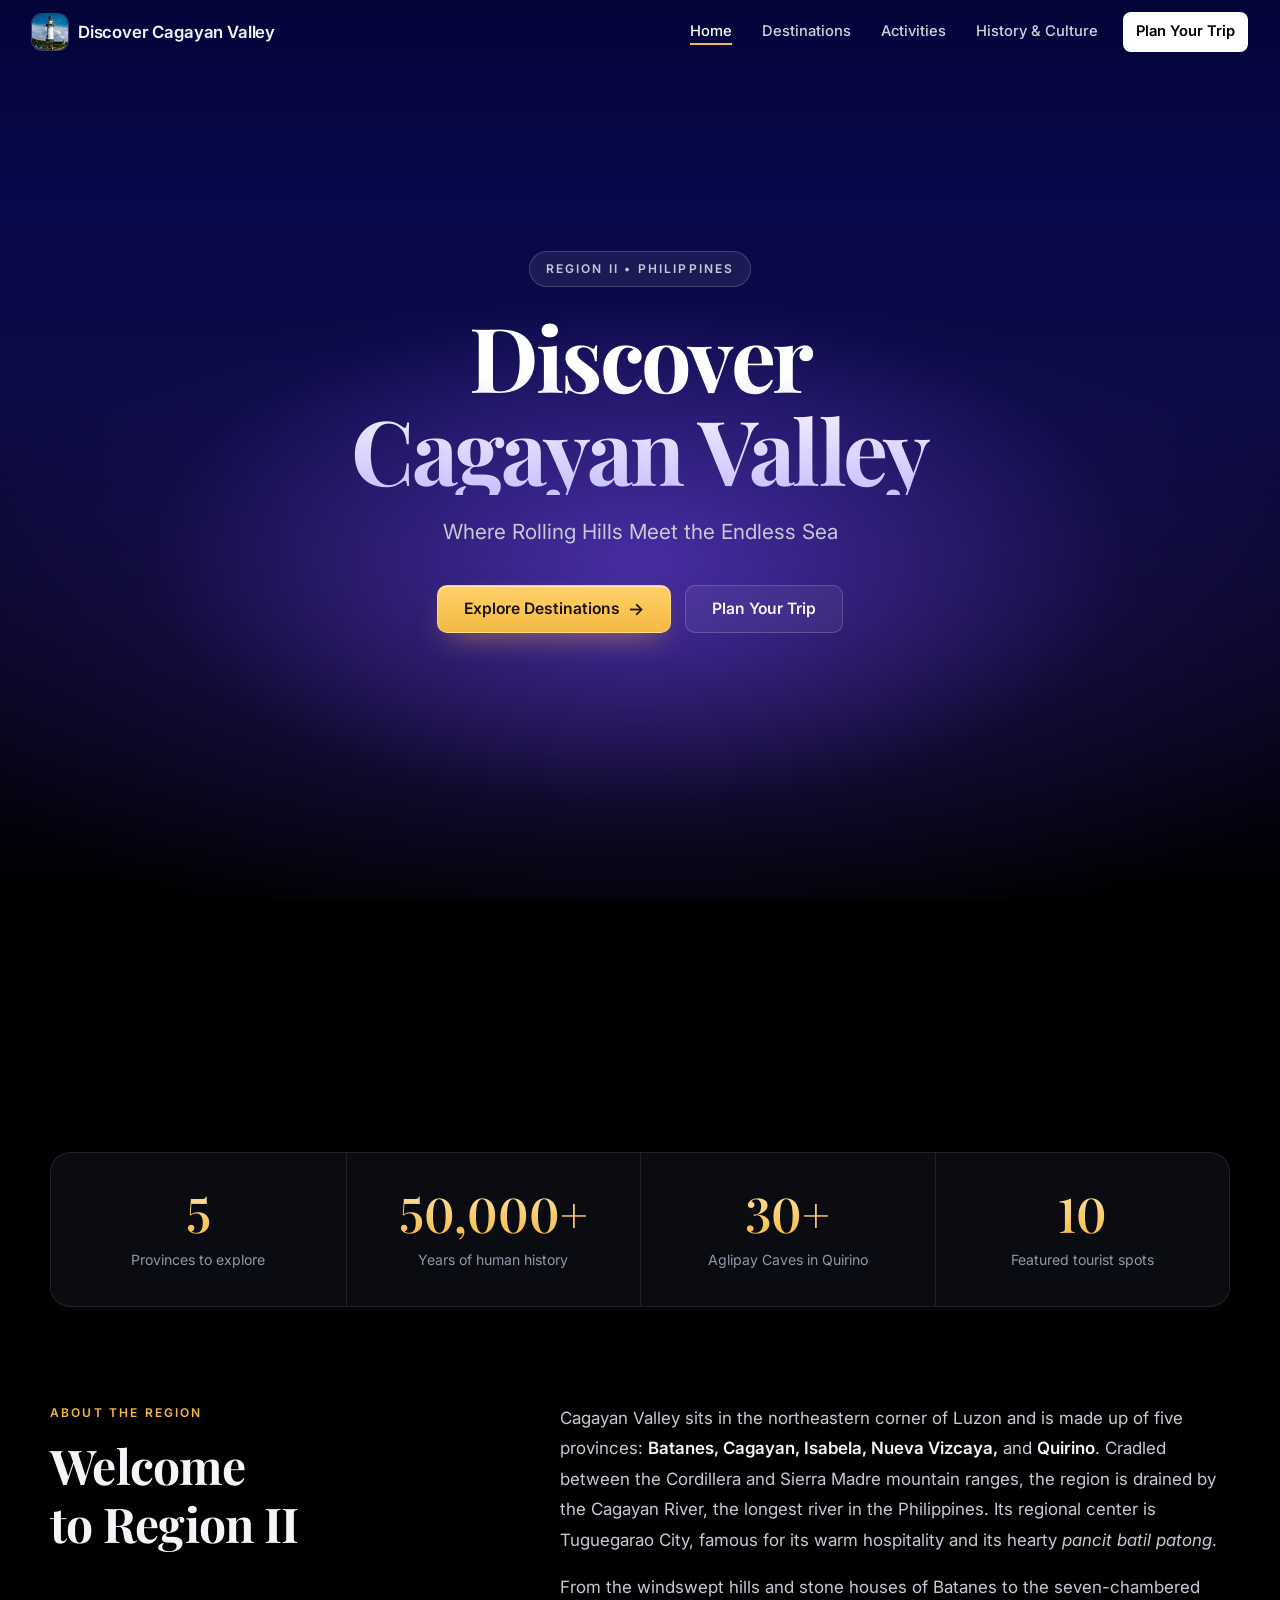
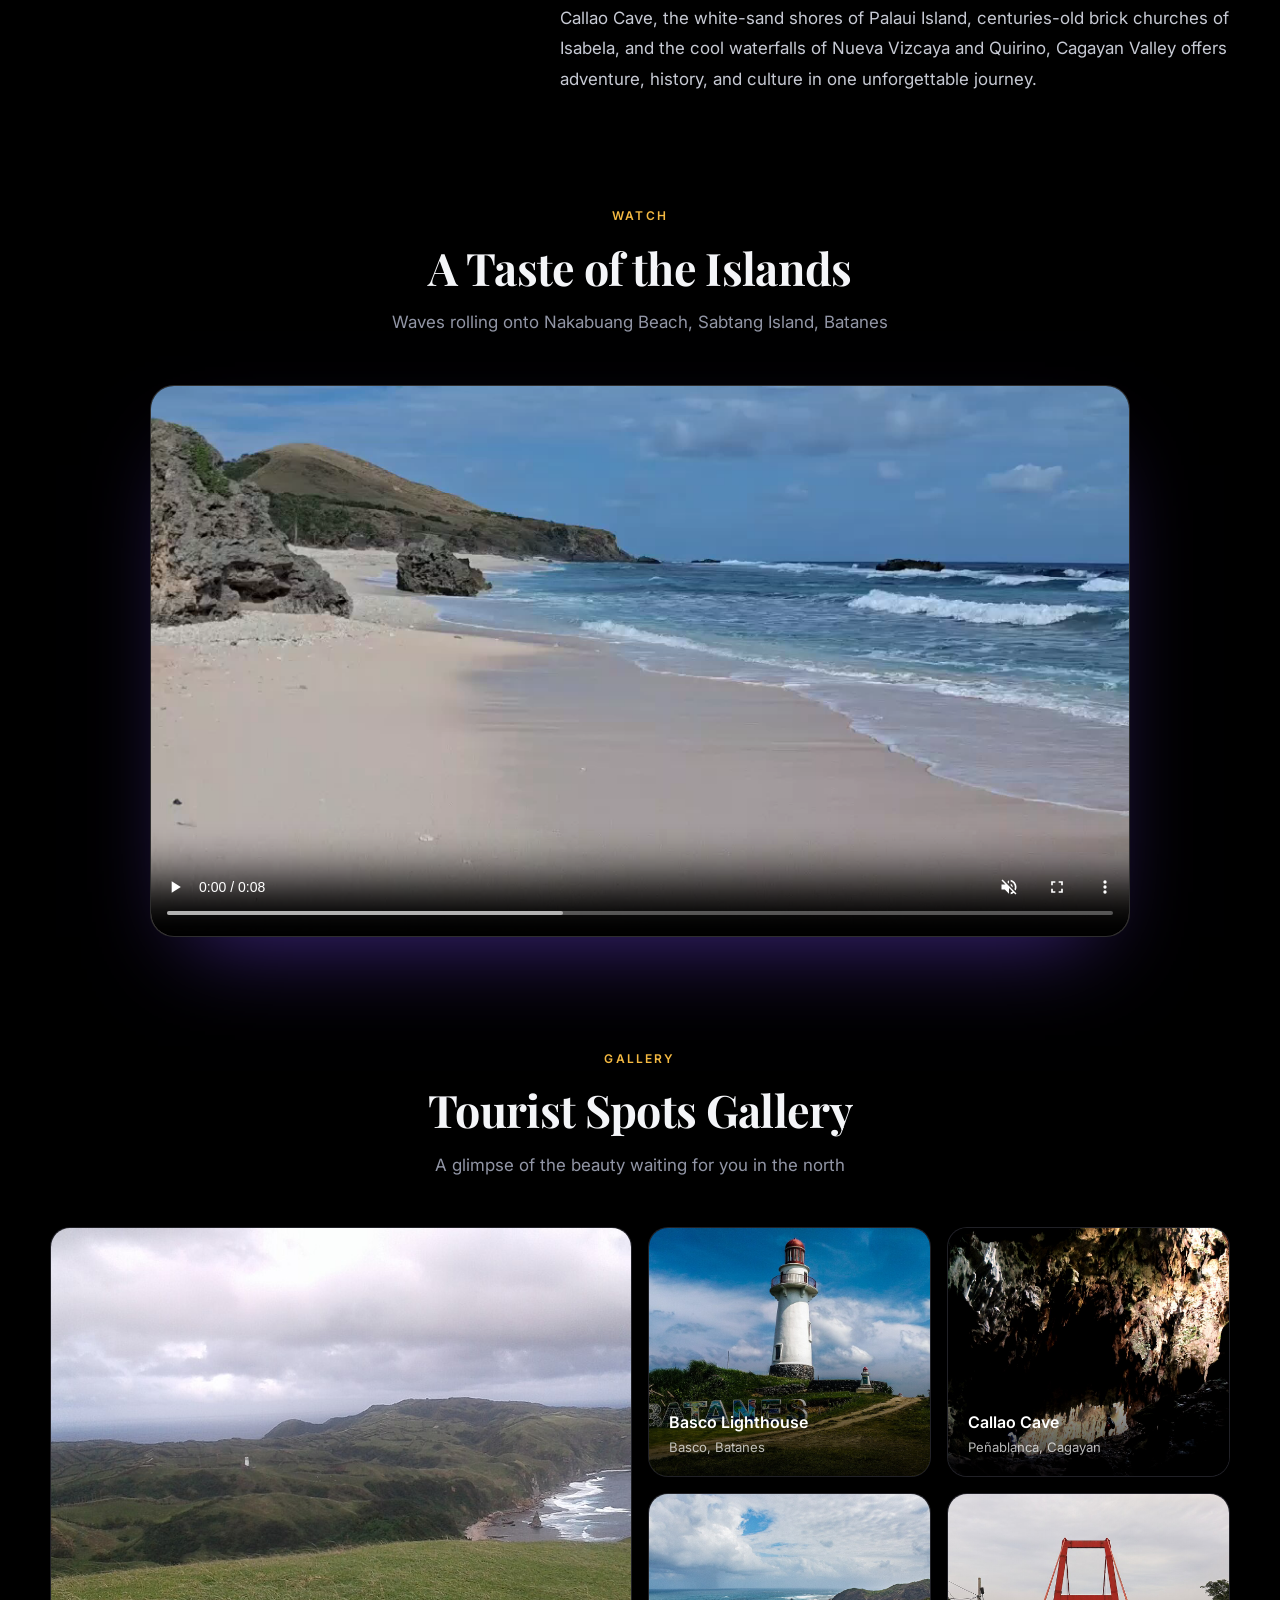
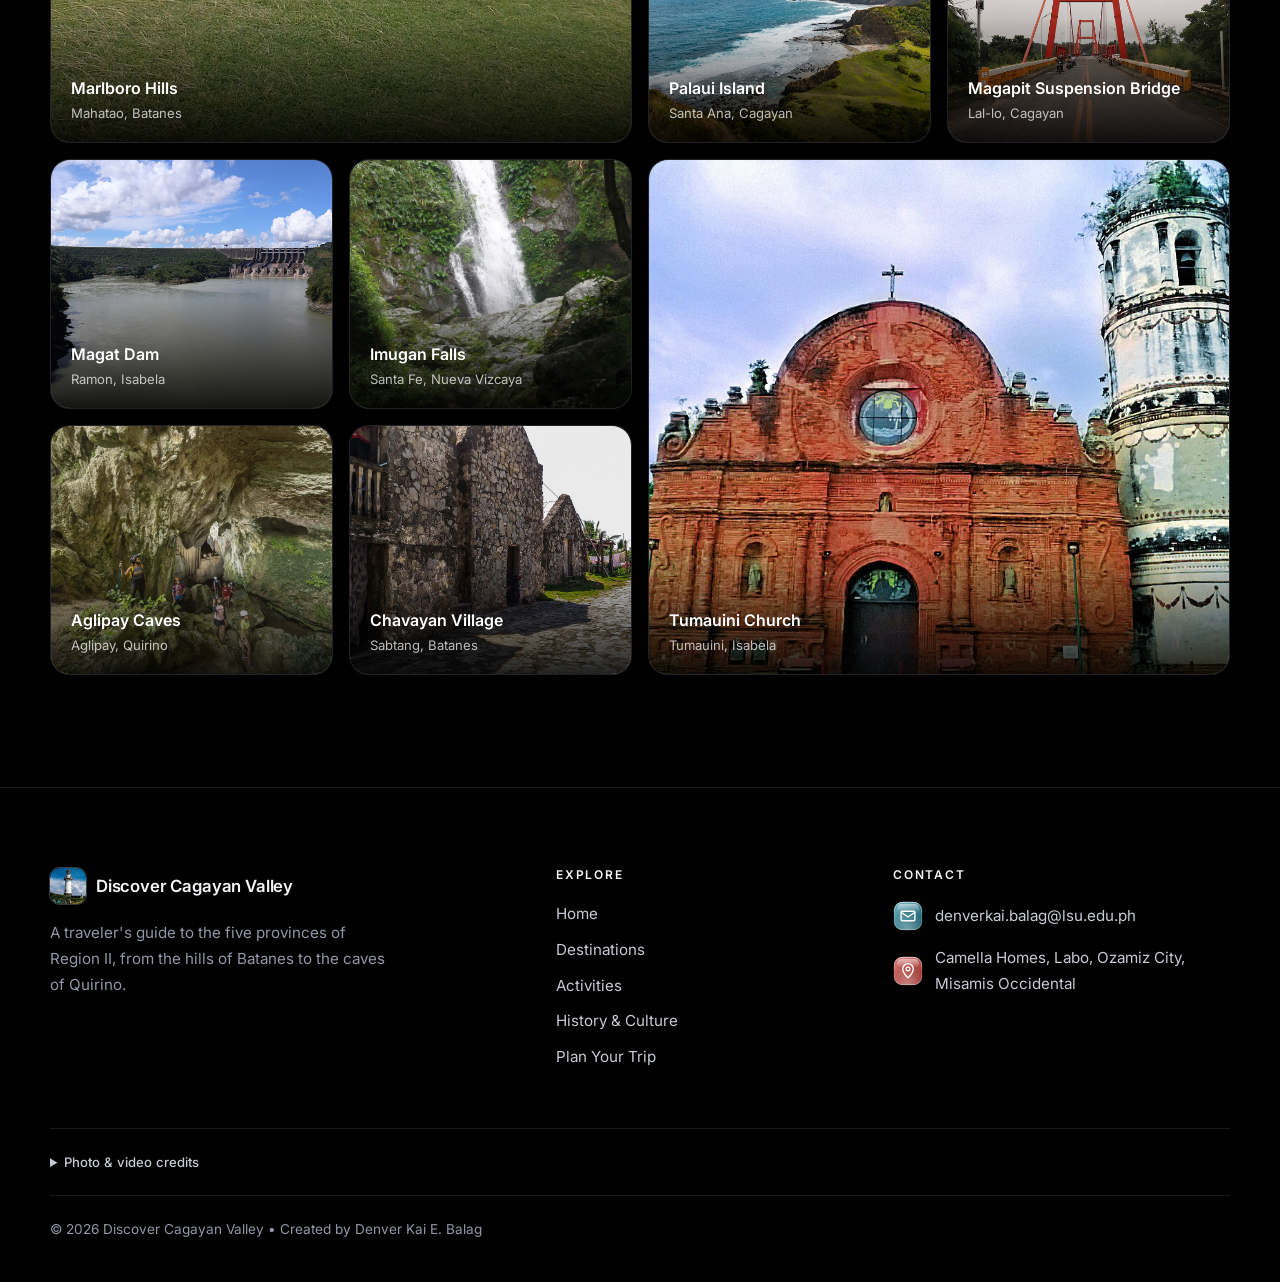
<file: index.html>
<!DOCTYPE html>
<html lang="en">
<head>
  <meta charset="UTF-8">
  <meta name="viewport" content="width=device-width, initial-scale=1.0">
  <title>Discover Cagayan Valley | Region II Tourism</title>
  <link rel="icon" type="image/png" href="assets/icons/logo-basco-lighthouse.png">
  <link rel="preconnect" href="https://fonts.googleapis.com">
  <link href="https://fonts.googleapis.com/css2?family=Inter:wght@400;500;600;700&family=Playfair+Display:wght@600;700&display=swap" rel="stylesheet">
  <link rel="stylesheet" href="style.css">
</head>
<body>

  <header class="site-header">
    <nav class="nav-bar">
      <a href="index.html" class="brand">
        <img src="assets/icons/logo-basco-lighthouse.png" alt="Discover Cagayan Valley logo">
        Discover Cagayan Valley
      </a>
      <ul class="nav-menu">
        <li><a href="index.html" class="active">Home</a></li>
        <li><a href="destinations.html">Destinations</a></li>
        <li><a href="activities.html">Activities</a></li>
        <li><a href="history.html">History &amp; Culture</a></li>
        <li><a href="plan-trip.html">Plan Your Trip</a></li>
      </ul>
    </nav>
  </header>

  <section class="hero">
    <div class="hero-content">
      <p class="eyebrow">Region II &bull; Philippines</p>
      <h1>Discover Cagayan Valley</h1>
      <p class="tagline">Where Rolling Hills Meet the Endless Sea</p>
      <div class="hero-actions">
        <a href="destinations.html" class="button">Explore Destinations</a>
        <a href="plan-trip.html" class="button button-ghost">Plan Your Trip</a>
      </div>
    </div>
  </section>

  <main>

    <section class="stats" aria-label="Region at a glance">
      <div class="stat"><strong>5</strong><span>Provinces to explore</span></div>
      <div class="stat"><strong>50,000+</strong><span>Years of human history</span></div>
      <div class="stat"><strong>30+</strong><span>Aglipay Caves in Quirino</span></div>
      <div class="stat"><strong>10</strong><span>Featured tourist spots</span></div>
    </section>

    <section class="intro">
      <div>
        <p class="eyebrow">About the region</p>
        <h2>Welcome to Region II</h2>
      </div>
      <div class="intro-copy">
      <p>
        Cagayan Valley sits in the northeastern corner of Luzon and is made up of five provinces:
        <strong>Batanes, Cagayan, Isabela, Nueva Vizcaya,</strong> and <strong>Quirino</strong>.
        Cradled between the Cordillera and Sierra Madre mountain ranges, the region is drained by the
        Cagayan River, the longest river in the Philippines. Its regional center is Tuguegarao City,
        famous for its warm hospitality and its hearty <em>pancit batil patong</em>.
      </p>
      <p>
        From the windswept hills and stone houses of Batanes to the seven-chambered Callao Cave,
        the white-sand shores of Palaui Island, centuries-old brick churches of Isabela, and the cool
        waterfalls of Nueva Vizcaya and Quirino, Cagayan Valley offers adventure, history, and
        culture in one unforgettable journey.
      </p>
      </div>
    </section>

    <section class="video-section">
      <p class="eyebrow">Watch</p>
      <h2 class="section-title">A Taste of the Islands</h2>
      <p class="section-subtitle">Waves rolling onto Nakabuang Beach, Sabtang Island, Batanes</p>
      <video class="feature-video" controls muted loop playsinline preload="metadata">
        <source src="assets/videos/nakabuang-beach-sabtang-batanes.webm" type="video/webm">
        Your browser does not support the video tag.
      </video>
    </section>

    <section>
      <p class="eyebrow">Gallery</p>
      <h2 class="section-title">Tourist Spots Gallery</h2>
      <p class="section-subtitle">A glimpse of the beauty waiting for you in the north</p>
      <div class="gallery">
        <figure>
          <img src="assets/images/marlboro-hills-batanes.jpg" alt="Green rolling hills by the sea in Batanes">
          <figcaption>Marlboro Hills <span>Mahatao, Batanes</span></figcaption>
        </figure>
        <figure>
          <img src="assets/images/basco-lighthouse-batanes.jpg" alt="White lighthouse on a hill at sunset">
          <figcaption>Basco Lighthouse <span>Basco, Batanes</span></figcaption>
        </figure>
        <figure>
          <img src="assets/images/callao-cave-penablanca.jpg" alt="Sunlight entering a cave chapel">
          <figcaption>Callao Cave <span>Peñablanca, Cagayan</span></figcaption>
        </figure>
        <figure>
          <img src="assets/images/palaui-island-coast-santa-ana.jpg" alt="Green cliffs and blue sea along the Palaui Island coast">
          <figcaption>Palaui Island <span>Santa Ana, Cagayan</span></figcaption>
        </figure>
        <figure>
          <img src="assets/images/magapit-suspension-bridge-lallo.jpg" alt="Red suspension bridge over a wide river">
          <figcaption>Magapit Suspension Bridge <span>Lal-lo, Cagayan</span></figcaption>
        </figure>
        <figure>
          <img src="assets/images/tumauini-church-isabela.jpg" alt="Red brick church with a round bell tower">
          <figcaption>Tumauini Church <span>Tumauini, Isabela</span></figcaption>
        </figure>
        <figure>
          <img src="assets/images/magat-dam-ramon-isabela.jpg" alt="Concrete dam holding a mountain reservoir">
          <figcaption>Magat Dam <span>Ramon, Isabela</span></figcaption>
        </figure>
        <figure>
          <img src="assets/images/imugan-falls-santa-fe.jpg" alt="Waterfall surrounded by forest">
          <figcaption>Imugan Falls <span>Santa Fe, Nueva Vizcaya</span></figcaption>
        </figure>
        <figure>
          <img src="assets/images/aglipay-caves-quirino.webp" alt="Visitors in helmets exploring the cave entrance at Aglipay Caves">
          <figcaption>Aglipay Caves <span>Aglipay, Quirino</span></figcaption>
        </figure>
        <figure>
          <img src="assets/images/chavayan-stone-houses-sabtang.jpg" alt="Ivatan stone houses along a lane in Chavayan Village">
          <figcaption>Chavayan Village <span>Sabtang, Batanes</span></figcaption>
        </figure>
      </div>
    </section>
  </main>

  <footer class="site-footer">
    <div class="footer-grid">
      <div class="footer-brand">
        <a href="index.html" class="brand">
          <img src="assets/icons/logo-basco-lighthouse.png" alt="">
          Discover Cagayan Valley
        </a>
        <p>A traveler's guide to the five provinces of Region II, from the hills of Batanes to the caves of Quirino.</p>
      </div>
      <nav class="footer-links" aria-label="Footer">
        <h4>Explore</h4>
        <ul>
          <li><a href="index.html">Home</a></li>
          <li><a href="destinations.html">Destinations</a></li>
          <li><a href="activities.html">Activities</a></li>
          <li><a href="history.html">History &amp; Culture</a></li>
          <li><a href="plan-trip.html">Plan Your Trip</a></li>
        </ul>
      </nav>
      <div class="footer-contact">
        <h4>Contact</h4>
        <span><img src="assets/icons/email-envelope.svg" alt=""> <a href="mailto:denverkai.balag@lsu.edu.ph">denverkai.balag@lsu.edu.ph</a></span>
        <span><img src="assets/icons/location-pin.svg" alt=""> Camella Homes, Labo, Ozamiz City, Misamis Occidental</span>
      </div>
    </div>
    <details class="credits">
      <summary>Photo &amp; video credits</summary>
      <p>Photos and video from <a href="https://commons.wikimedia.org/">Wikimedia Commons</a>. Images were resized for the web. The Aglipay Caves photo was supplied by the site owner, and the icons are original illustrations. The site logo is a cropped detail of the Basco Lighthouse photo.</p>
      <ul>
        <li>Marlboro Hills: <a href="https://commons.wikimedia.org/wiki/File:Batanes_Malboro_Country_2.jpg">Batanes Malboro Country 2.jpg</a> by johrabino, <a href="https://creativecommons.org/licenses/by-sa/4.0/">CC BY-SA 4.0</a></li>
        <li>Basco Lighthouse: <a href="https://commons.wikimedia.org/wiki/File:Basco_Lighthouse,_Day_Photo.jpg">Basco Lighthouse, Day Photo.jpg</a> by Jeremy.alinea, Public domain</li>
        <li>Callao Cave: <a href="https://commons.wikimedia.org/wiki/File:Callao_Cave.jpg">Callao Cave.jpg</a> by Ervin Malicdem, <a href="https://creativecommons.org/licenses/by-sa/4.0/">CC BY-SA 4.0</a></li>
        <li>Cape Engaño Lighthouse: <a href="https://commons.wikimedia.org/wiki/File:Cape_Enga%C3%B1o_Lighthouse_-_Palaui_Island,_Cagayan.jpg">Cape Engaño Lighthouse - Palaui Island, Cagayan.jpg</a> by M0N FEDERE MD, <a href="https://creativecommons.org/licenses/by-sa/3.0/">CC BY-SA 3.0</a></li>
        <li>Palaui Island coast: <a href="https://commons.wikimedia.org/wiki/File:Palaui_Island_Sta._Ana,_Cagayan.jpg">Palaui Island Sta. Ana, Cagayan.jpg</a> by Joyfulwandering, <a href="https://creativecommons.org/licenses/by-sa/4.0/">CC BY-SA 4.0</a></li>
        <li>Magapit Suspension Bridge: <a href="https://commons.wikimedia.org/wiki/File:Magapit_Suspension_Bridge_(National_Road,_Lal-lo,_Cagayan;_11-21-2022).jpg">Magapit Suspension Bridge (National Road, Lal-lo, Cagayan; 11-21-2022).jpg</a> by Patrickroque01, Public domain</li>
        <li>Magat Dam: <a href="https://commons.wikimedia.org/wiki/File:Magat_Dam_wide_(Ramon,_Isabela;_11-24-2022).jpg">Magat Dam wide (Ramon, Isabela; 11-24-2022).jpg</a> by Patrickroque01, <a href="https://creativecommons.org/licenses/by-sa/4.0/">CC BY-SA 4.0</a></li>
        <li>Tumauini Church: <a href="https://commons.wikimedia.org/wiki/File:Tumauini_Church_in_Isabela,_Cagayan_Valley.jpg">Tumauini Church in Isabela, Cagayan Valley.jpg</a> by Markadan, <a href="https://creativecommons.org/licenses/by-sa/3.0/">CC BY-SA 3.0</a></li>
        <li>Imugan Falls: <a href="https://commons.wikimedia.org/wiki/File:Imugan_Falls_in_Nueva_Vizcaya.jpg">Imugan Falls in Nueva Vizcaya.jpg</a> by Aerous, <a href="https://creativecommons.org/licenses/by-sa/4.0/">CC BY-SA 4.0</a></li>
        <li>Chavayan Village: <a href="https://commons.wikimedia.org/wiki/File:Chavayan_Village,_Sabtang_Island,_Batanes.jpg">Chavayan Village, Sabtang Island, Batanes.jpg</a> by Jeremy.alinea, <a href="https://creativecommons.org/licenses/by-sa/4.0/">CC BY-SA 4.0</a></li>
        <li>Nakabuang Beach video: <a href="https://commons.wikimedia.org/wiki/File:Nakabuang_Beach_of_Sabtang_Island,_Batanes,_Philippines.webm">Nakabuang Beach of Sabtang Island, Batanes, Philippines.webm</a> by RCJourn, <a href="https://creativecommons.org/licenses/by-sa/4.0/">CC BY-SA 4.0</a></li>
      </ul>
    </details>
    <p class="copyright">&copy; 2026 Discover Cagayan Valley &bull; Created by Denver Kai E. Balag</p>
  </footer>

</body>
</html>
</file>
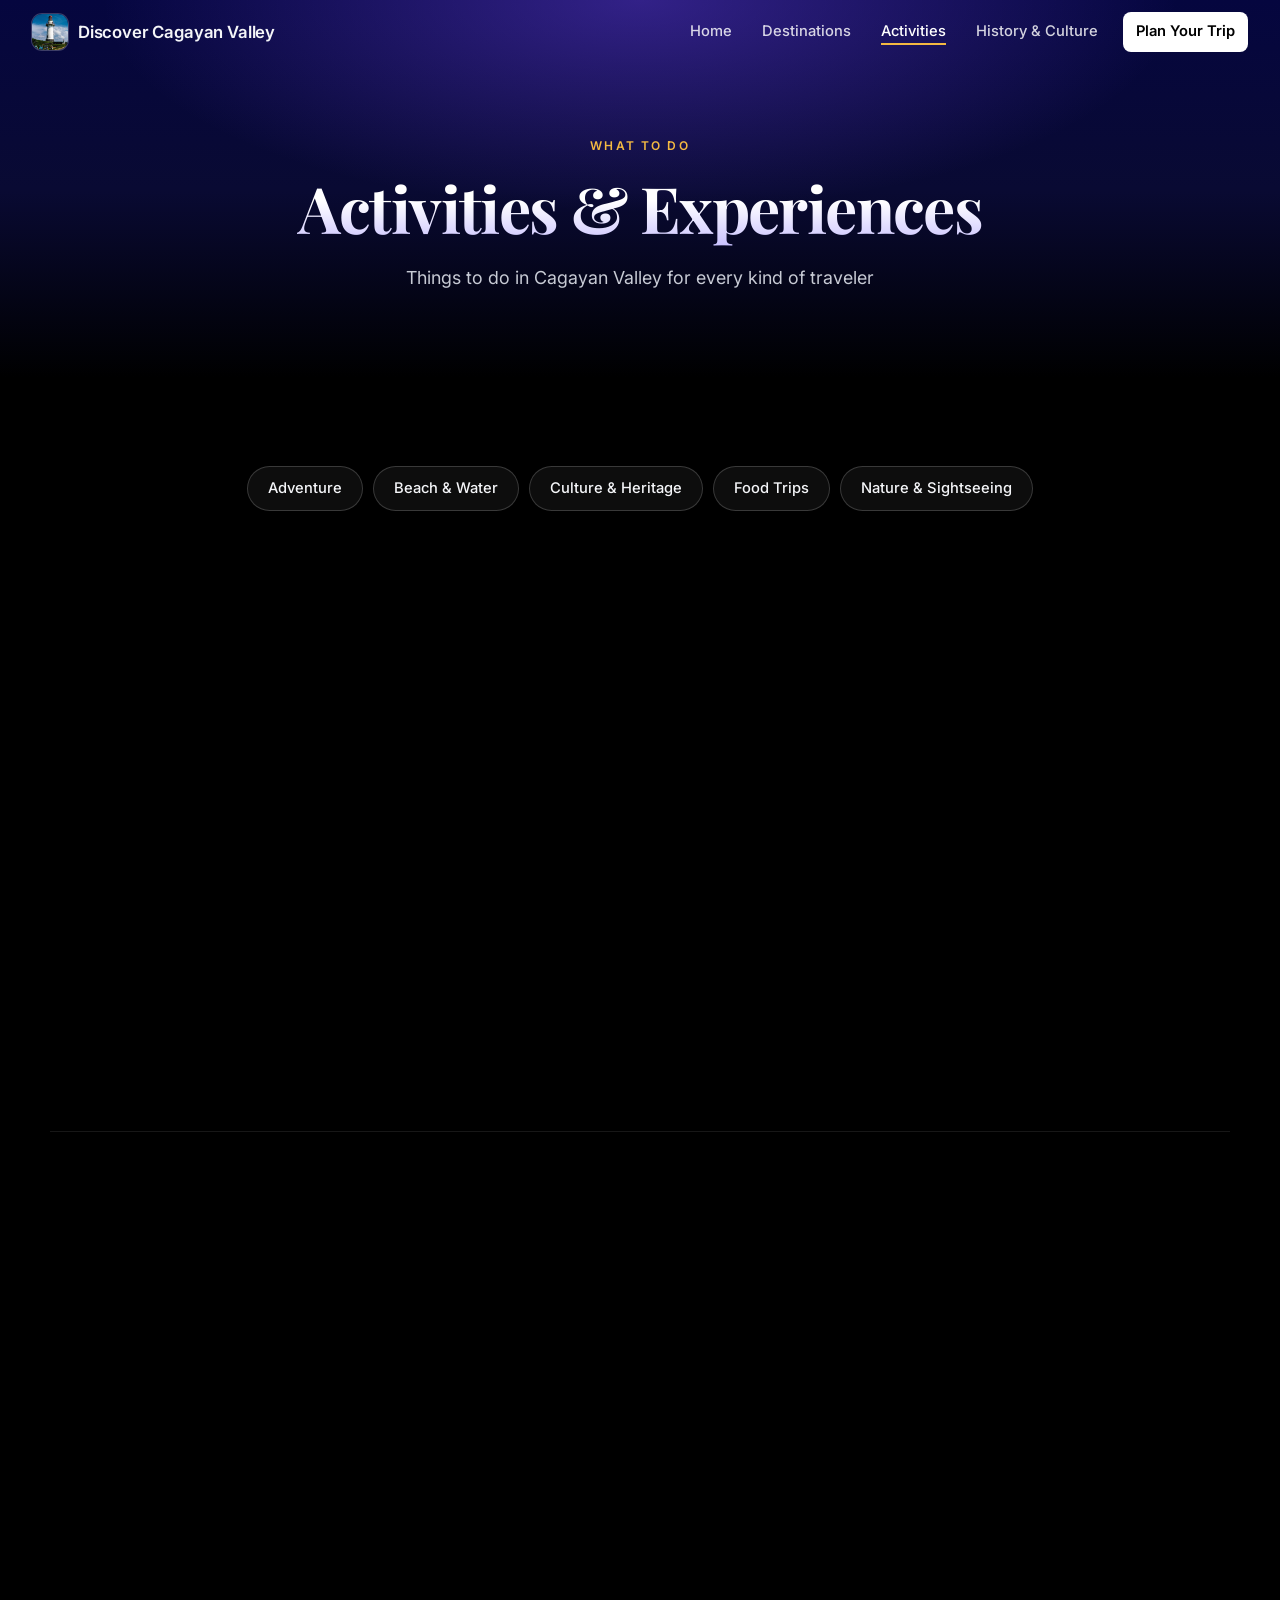
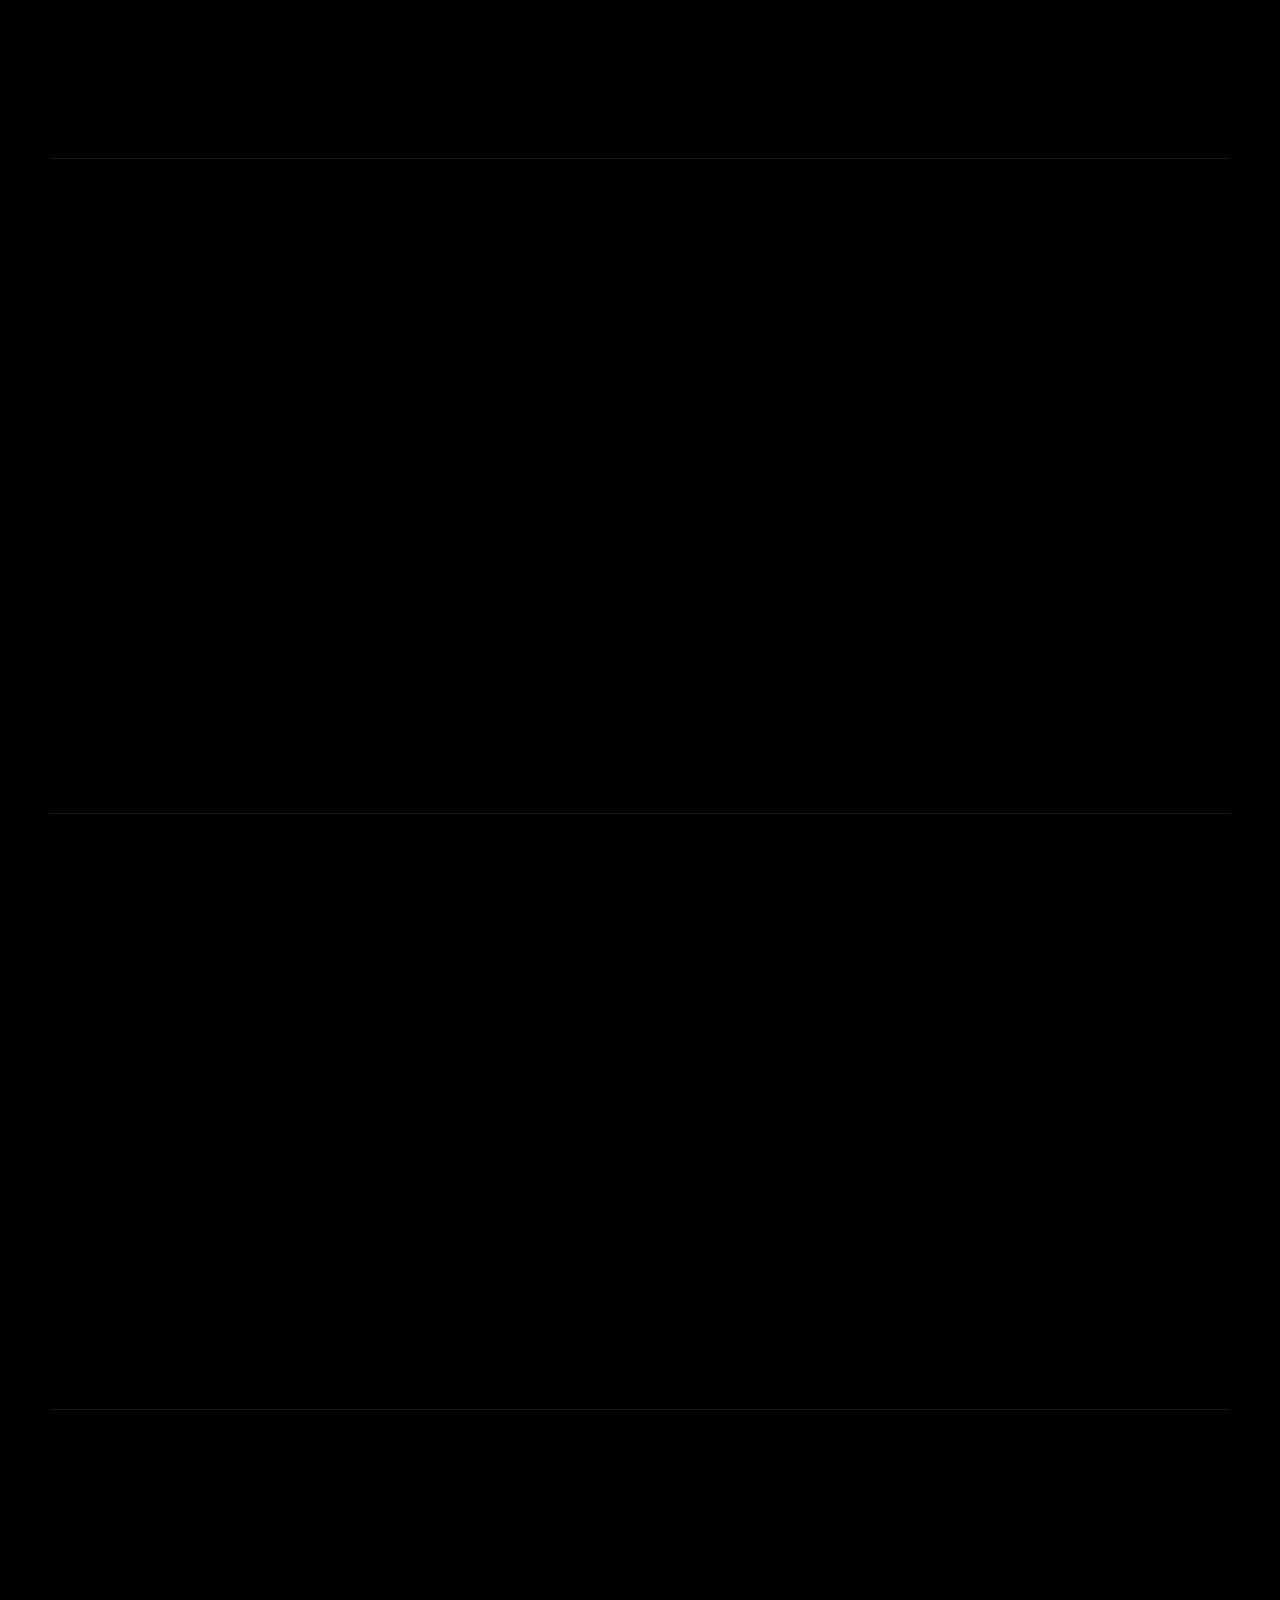
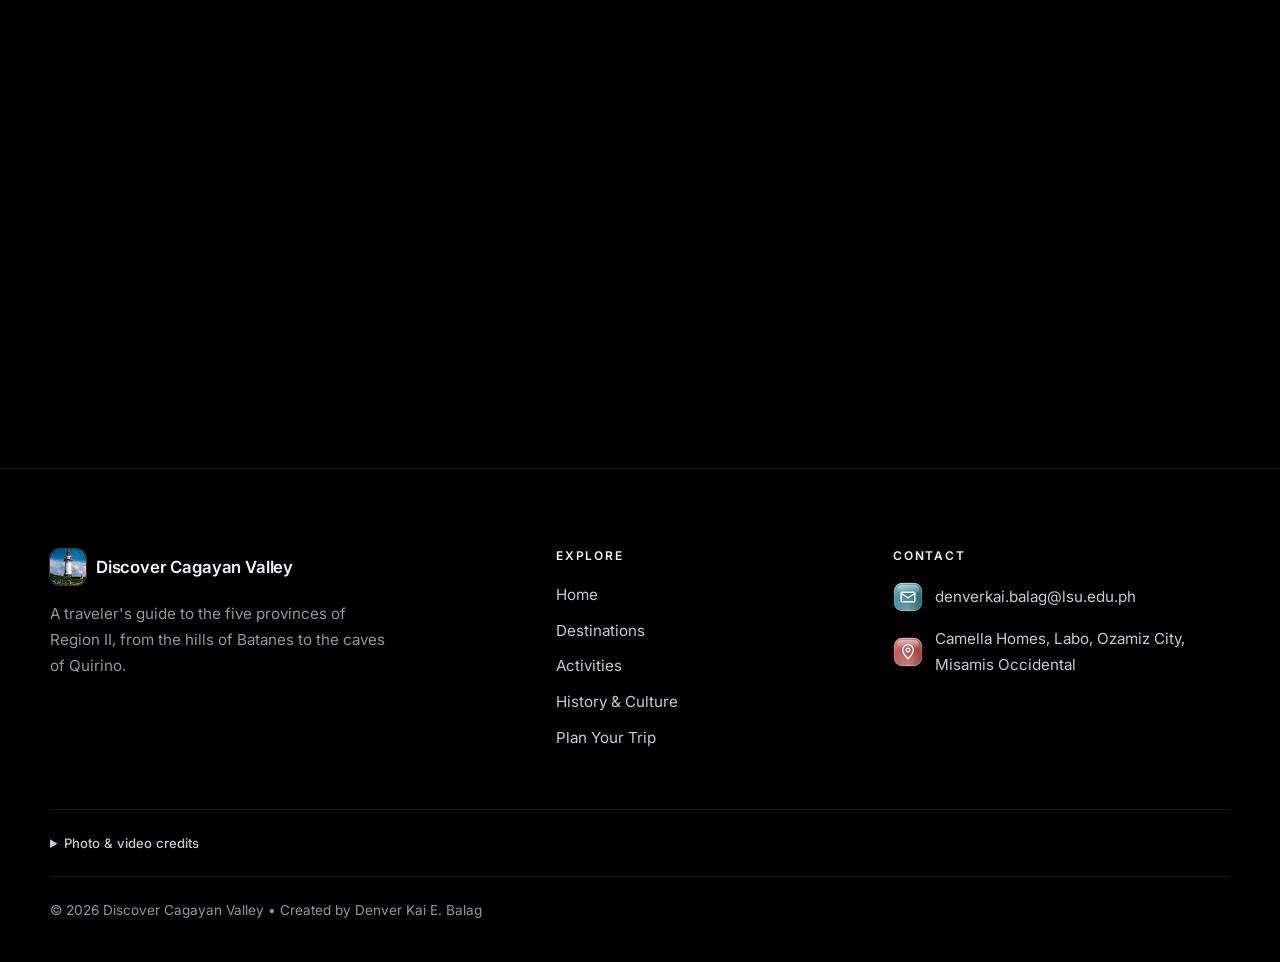
<file: activities.html>
<!DOCTYPE html>
<html lang="en">
<head>
  <meta charset="UTF-8">
  <meta name="viewport" content="width=device-width, initial-scale=1.0">
  <title>Activities &amp; Experiences | Discover Cagayan Valley</title>
  <link rel="icon" type="image/png" href="assets/icons/logo-basco-lighthouse.png">
  <link rel="preconnect" href="https://fonts.googleapis.com">
  <link href="https://fonts.googleapis.com/css2?family=Inter:wght@400;500;600;700&family=Playfair+Display:wght@600;700&display=swap" rel="stylesheet">
  <link rel="stylesheet" href="style.css">
</head>
<body>

  <header class="site-header">
    <nav class="nav-bar">
      <a href="index.html" class="brand">
        <img src="assets/icons/logo-basco-lighthouse.png" alt="Discover Cagayan Valley logo">
        Discover Cagayan Valley
      </a>
      <ul class="nav-menu">
        <li><a href="index.html">Home</a></li>
        <li><a href="destinations.html">Destinations</a></li>
        <li><a href="activities.html" class="active">Activities</a></li>
        <li><a href="history.html">History &amp; Culture</a></li>
        <li><a href="plan-trip.html">Plan Your Trip</a></li>
      </ul>
    </nav>
  </header>

  <div class="page-banner">
    <p class="eyebrow">What to do</p>
    <h1>Activities &amp; Experiences</h1>
    <p>Things to do in Cagayan Valley for every kind of traveler</p>
  </div>

  <main>
    <nav class="category-nav" aria-label="Activity categories">
      <a href="#adventure">Adventure</a>
      <a href="#beach-water">Beach &amp; Water</a>
      <a href="#culture-heritage">Culture &amp; Heritage</a>
      <a href="#food-trips">Food Trips</a>
      <a href="#nature-sightseeing">Nature &amp; Sightseeing</a>
    </nav>

    <div class="activity-grid">

      <section class="category" id="adventure">
        <div class="category-header">
          <h2>Adventure</h2>
        </div>
        <ul>
          <li>Spelunk through the chambers of Callao Cave and Sierra Cave in Peñablanca</li>
          <li>Explore the 30+ interconnected Aglipay Caves in Quirino</li>
          <li>Hike to Cape Engaño Lighthouse on Palaui Island</li>
          <li>Trek to Imugan Falls in Santa Fe, Nueva Vizcaya</li>
          <li>Bike around the rolling hills of Batan Island, Batanes</li>
        </ul>
        <img class="thumb" src="assets/images/callao-cave-penablanca.jpg" alt="Callao Cave chapel">
      </section>

      <section class="category" id="beach-water">
        <div class="category-header">
          <h2>Beach &amp; Water</h2>
        </div>
        <ul>
          <li>Swim and snorkel at the white-sand Anguib Beach in Santa Ana</li>
          <li>Island-hop to Palaui Island and Crocodile Island</li>
          <li>Take a boat cruise along the Pinacanauan River at sunset to watch the bats fly out</li>
          <li>Go boating on the Magat Dam reservoir in Isabela</li>
          <li>Ride a <em>faluwa</em> boat across the channel to Sabtang Island</li>
        </ul>
        <img class="thumb" src="assets/images/palaui-island-coast-santa-ana.jpg" alt="Palaui Island coastline">
      </section>

      <section class="category" id="culture-heritage">
        <div class="category-header">
          <h2>Culture &amp; Heritage</h2>
        </div>
        <ul>
          <li>Visit the brick Baroque Tumauini Church and San Pablo Church in Isabela</li>
          <li>Walk through the Ivatan stone houses of Chavayan Village, Sabtang</li>
          <li>Pray at the Basilica of Our Lady of Piat, the "Mother of Cagayan"</li>
          <li>Tour the Cagayan Museum and St. Peter Metropolitan Cathedral in Tuguegarao</li>
          <li>Join a town fiesta and watch traditional dances during festival season</li>
        </ul>
        <img class="thumb" src="assets/images/chavayan-stone-houses-sabtang.jpg" alt="Ivatan stone houses">
      </section>

      <section class="category" id="food-trips">
        <div class="category-header">
          <h2>Food Trips</h2>
        </div>
        <ul>
          <li>Eat a steaming plate of <em>pancit batil patong</em> in Tuguegarao City</li>
          <li>Try <em>pancit Cabagan</em> with lechon carajay in Cabagan, Isabela</li>
          <li>Taste garlicky Tuguegarao (Ybanag) <em>longganisa</em></li>
          <li>Snack on <em>moriecos</em> and <em>inatata</em>, native rice cakes of Cagayan</li>
          <li>Savor Ivatan dishes like <em>uvod</em> and <em>lunyis</em> in Batanes</li>
        </ul>
      </section>

      <section class="category" id="nature-sightseeing">
        <div class="category-header">
          <h2>Nature &amp; Sightseeing</h2>
        </div>
        <ul>
          <li>Watch the sunset from Basco Lighthouse on Naidi Hills</li>
          <li>Picnic among grazing cows at Marlboro Hills, Batanes</li>
          <li>Drive across the Magapit Suspension Bridge in Lal-lo</li>
          <li>Camp under the stars at the Aglipay Caves campsite</li>
          <li>Enjoy the cool climate of Kalahan Forest Reserve in Imugan</li>
        </ul>
        <img class="thumb" src="assets/images/marlboro-hills-batanes.jpg" alt="Marlboro Hills">
      </section>

    </div>
  </main>

  <footer class="site-footer">
    <div class="footer-grid">
      <div class="footer-brand">
        <a href="index.html" class="brand">
          <img src="assets/icons/logo-basco-lighthouse.png" alt="">
          Discover Cagayan Valley
        </a>
        <p>A traveler's guide to the five provinces of Region II, from the hills of Batanes to the caves of Quirino.</p>
      </div>
      <nav class="footer-links" aria-label="Footer">
        <h4>Explore</h4>
        <ul>
          <li><a href="index.html">Home</a></li>
          <li><a href="destinations.html">Destinations</a></li>
          <li><a href="activities.html">Activities</a></li>
          <li><a href="history.html">History &amp; Culture</a></li>
          <li><a href="plan-trip.html">Plan Your Trip</a></li>
        </ul>
      </nav>
      <div class="footer-contact">
        <h4>Contact</h4>
        <span><img src="assets/icons/email-envelope.svg" alt=""> <a href="mailto:denverkai.balag@lsu.edu.ph">denverkai.balag@lsu.edu.ph</a></span>
        <span><img src="assets/icons/location-pin.svg" alt=""> Camella Homes, Labo, Ozamiz City, Misamis Occidental</span>
      </div>
    </div>
    <details class="credits">
      <summary>Photo &amp; video credits</summary>
      <p>Photos and video from <a href="https://commons.wikimedia.org/">Wikimedia Commons</a>. Images were resized for the web. The Aglipay Caves photo was supplied by the site owner, and the icons are original illustrations. The site logo is a cropped detail of the Basco Lighthouse photo.</p>
      <ul>
        <li>Marlboro Hills: <a href="https://commons.wikimedia.org/wiki/File:Batanes_Malboro_Country_2.jpg">Batanes Malboro Country 2.jpg</a> by johrabino, <a href="https://creativecommons.org/licenses/by-sa/4.0/">CC BY-SA 4.0</a></li>
        <li>Basco Lighthouse: <a href="https://commons.wikimedia.org/wiki/File:Basco_Lighthouse,_Day_Photo.jpg">Basco Lighthouse, Day Photo.jpg</a> by Jeremy.alinea, Public domain</li>
        <li>Callao Cave: <a href="https://commons.wikimedia.org/wiki/File:Callao_Cave.jpg">Callao Cave.jpg</a> by Ervin Malicdem, <a href="https://creativecommons.org/licenses/by-sa/4.0/">CC BY-SA 4.0</a></li>
        <li>Cape Engaño Lighthouse: <a href="https://commons.wikimedia.org/wiki/File:Cape_Enga%C3%B1o_Lighthouse_-_Palaui_Island,_Cagayan.jpg">Cape Engaño Lighthouse - Palaui Island, Cagayan.jpg</a> by M0N FEDERE MD, <a href="https://creativecommons.org/licenses/by-sa/3.0/">CC BY-SA 3.0</a></li>
        <li>Palaui Island coast: <a href="https://commons.wikimedia.org/wiki/File:Palaui_Island_Sta._Ana,_Cagayan.jpg">Palaui Island Sta. Ana, Cagayan.jpg</a> by Joyfulwandering, <a href="https://creativecommons.org/licenses/by-sa/4.0/">CC BY-SA 4.0</a></li>
        <li>Magapit Suspension Bridge: <a href="https://commons.wikimedia.org/wiki/File:Magapit_Suspension_Bridge_(National_Road,_Lal-lo,_Cagayan;_11-21-2022).jpg">Magapit Suspension Bridge (National Road, Lal-lo, Cagayan; 11-21-2022).jpg</a> by Patrickroque01, Public domain</li>
        <li>Magat Dam: <a href="https://commons.wikimedia.org/wiki/File:Magat_Dam_wide_(Ramon,_Isabela;_11-24-2022).jpg">Magat Dam wide (Ramon, Isabela; 11-24-2022).jpg</a> by Patrickroque01, <a href="https://creativecommons.org/licenses/by-sa/4.0/">CC BY-SA 4.0</a></li>
        <li>Tumauini Church: <a href="https://commons.wikimedia.org/wiki/File:Tumauini_Church_in_Isabela,_Cagayan_Valley.jpg">Tumauini Church in Isabela, Cagayan Valley.jpg</a> by Markadan, <a href="https://creativecommons.org/licenses/by-sa/3.0/">CC BY-SA 3.0</a></li>
        <li>Imugan Falls: <a href="https://commons.wikimedia.org/wiki/File:Imugan_Falls_in_Nueva_Vizcaya.jpg">Imugan Falls in Nueva Vizcaya.jpg</a> by Aerous, <a href="https://creativecommons.org/licenses/by-sa/4.0/">CC BY-SA 4.0</a></li>
        <li>Chavayan Village: <a href="https://commons.wikimedia.org/wiki/File:Chavayan_Village,_Sabtang_Island,_Batanes.jpg">Chavayan Village, Sabtang Island, Batanes.jpg</a> by Jeremy.alinea, <a href="https://creativecommons.org/licenses/by-sa/4.0/">CC BY-SA 4.0</a></li>
        <li>Nakabuang Beach video: <a href="https://commons.wikimedia.org/wiki/File:Nakabuang_Beach_of_Sabtang_Island,_Batanes,_Philippines.webm">Nakabuang Beach of Sabtang Island, Batanes, Philippines.webm</a> by RCJourn, <a href="https://creativecommons.org/licenses/by-sa/4.0/">CC BY-SA 4.0</a></li>
      </ul>
    </details>
    <p class="copyright">&copy; 2026 Discover Cagayan Valley &bull; Created by Denver Kai E. Balag</p>
  </footer>

</body>
</html>
</file>
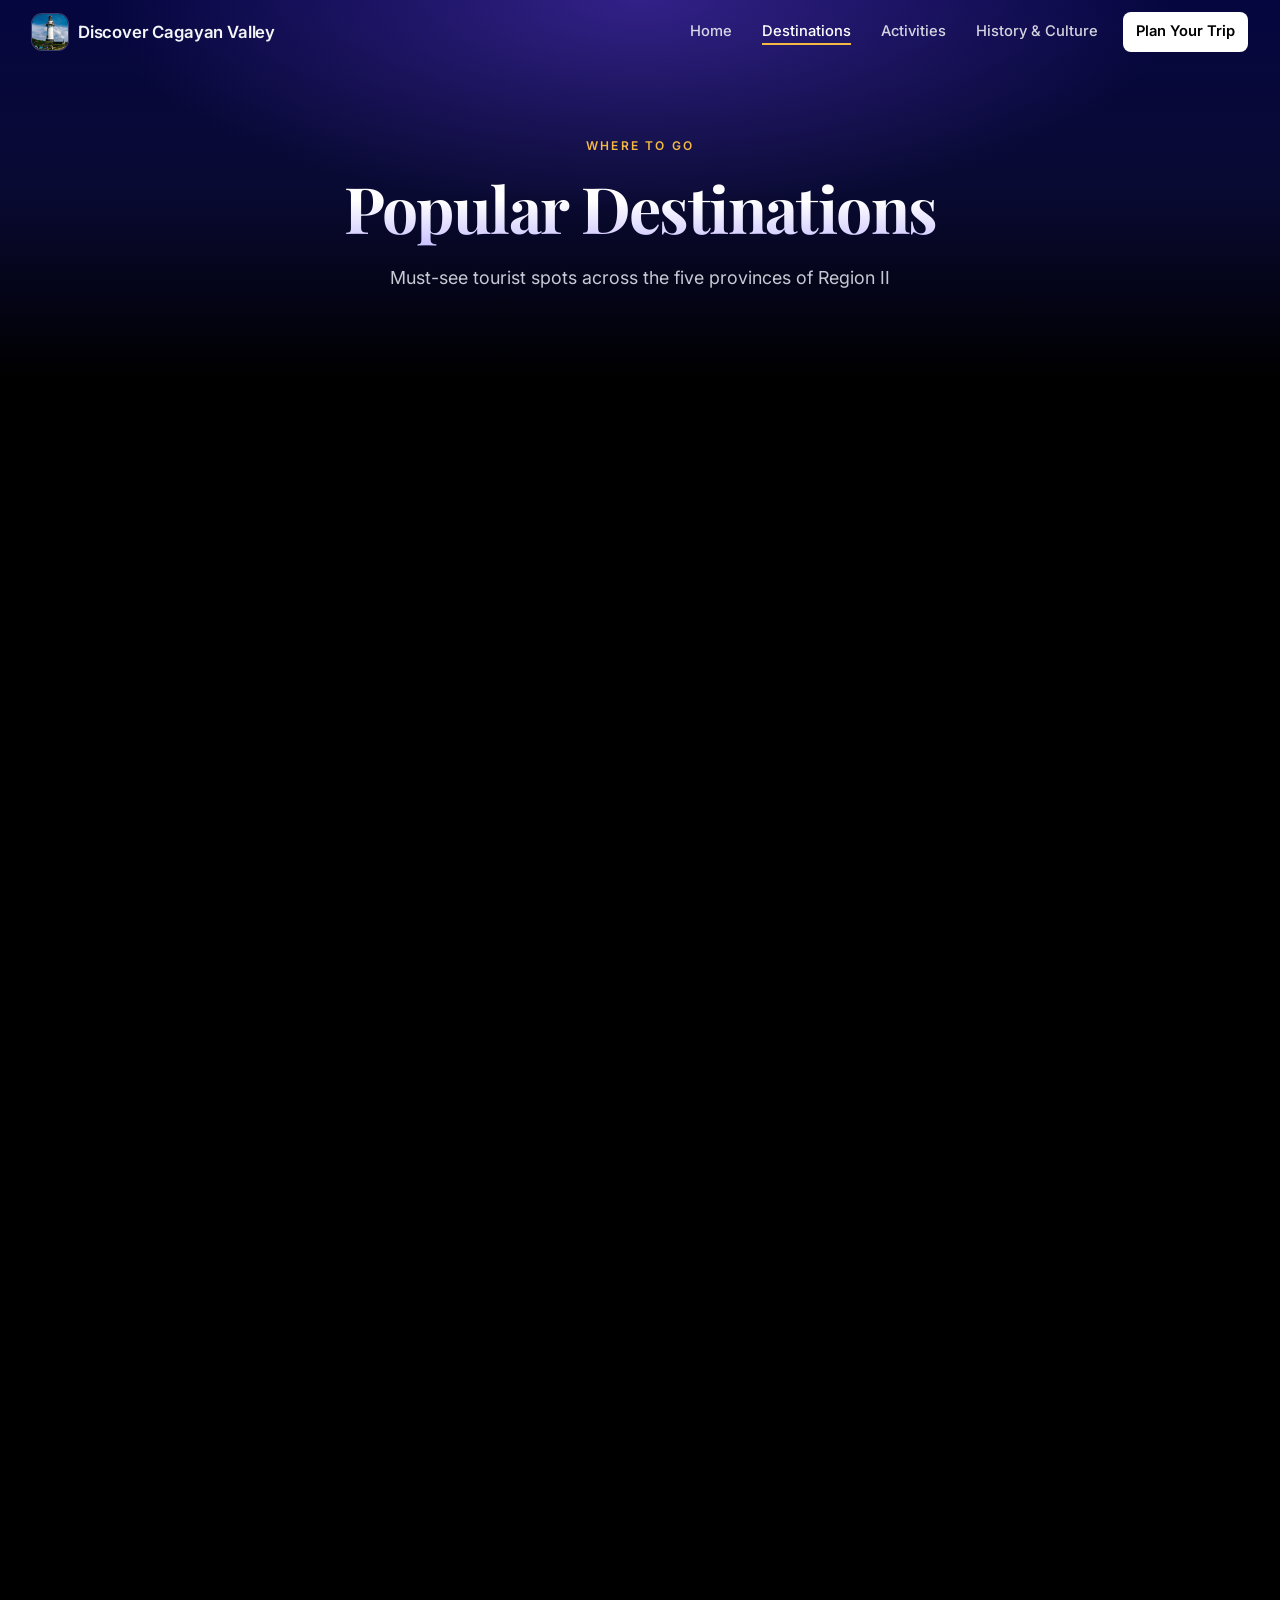
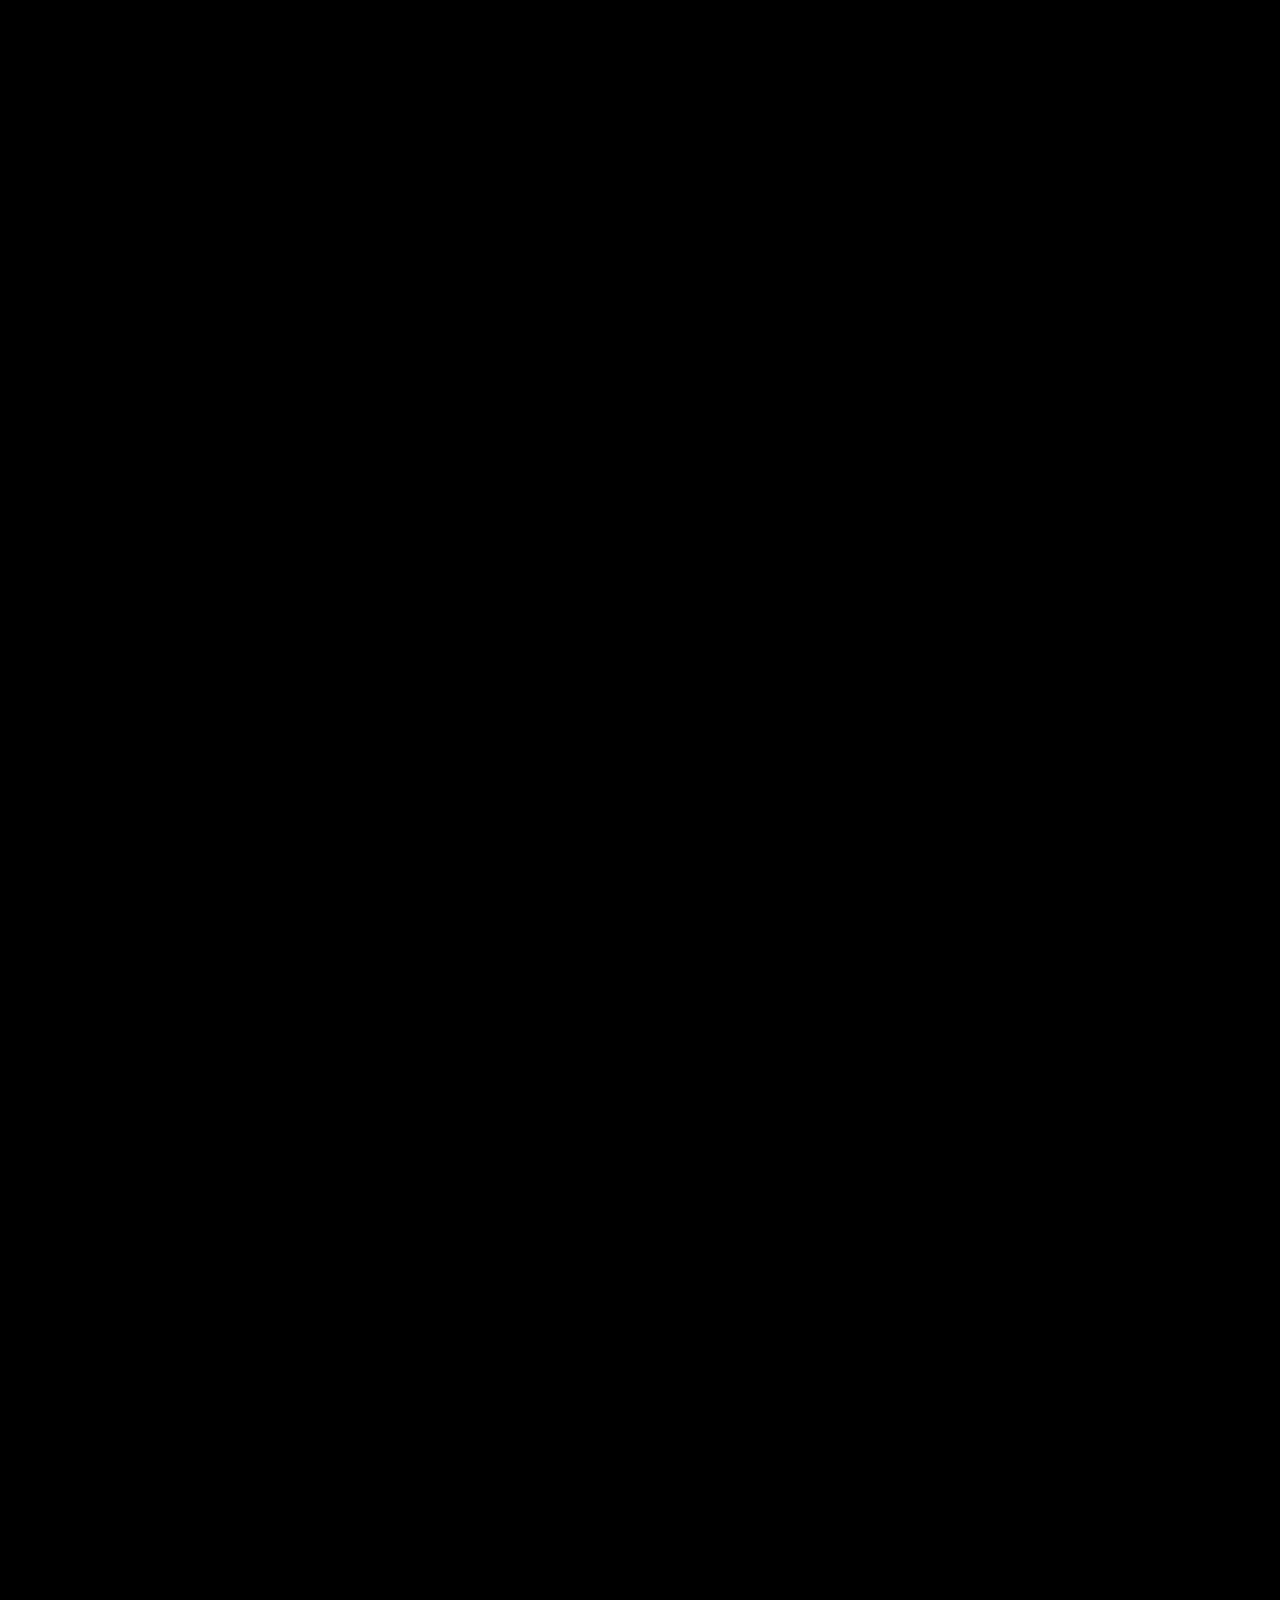
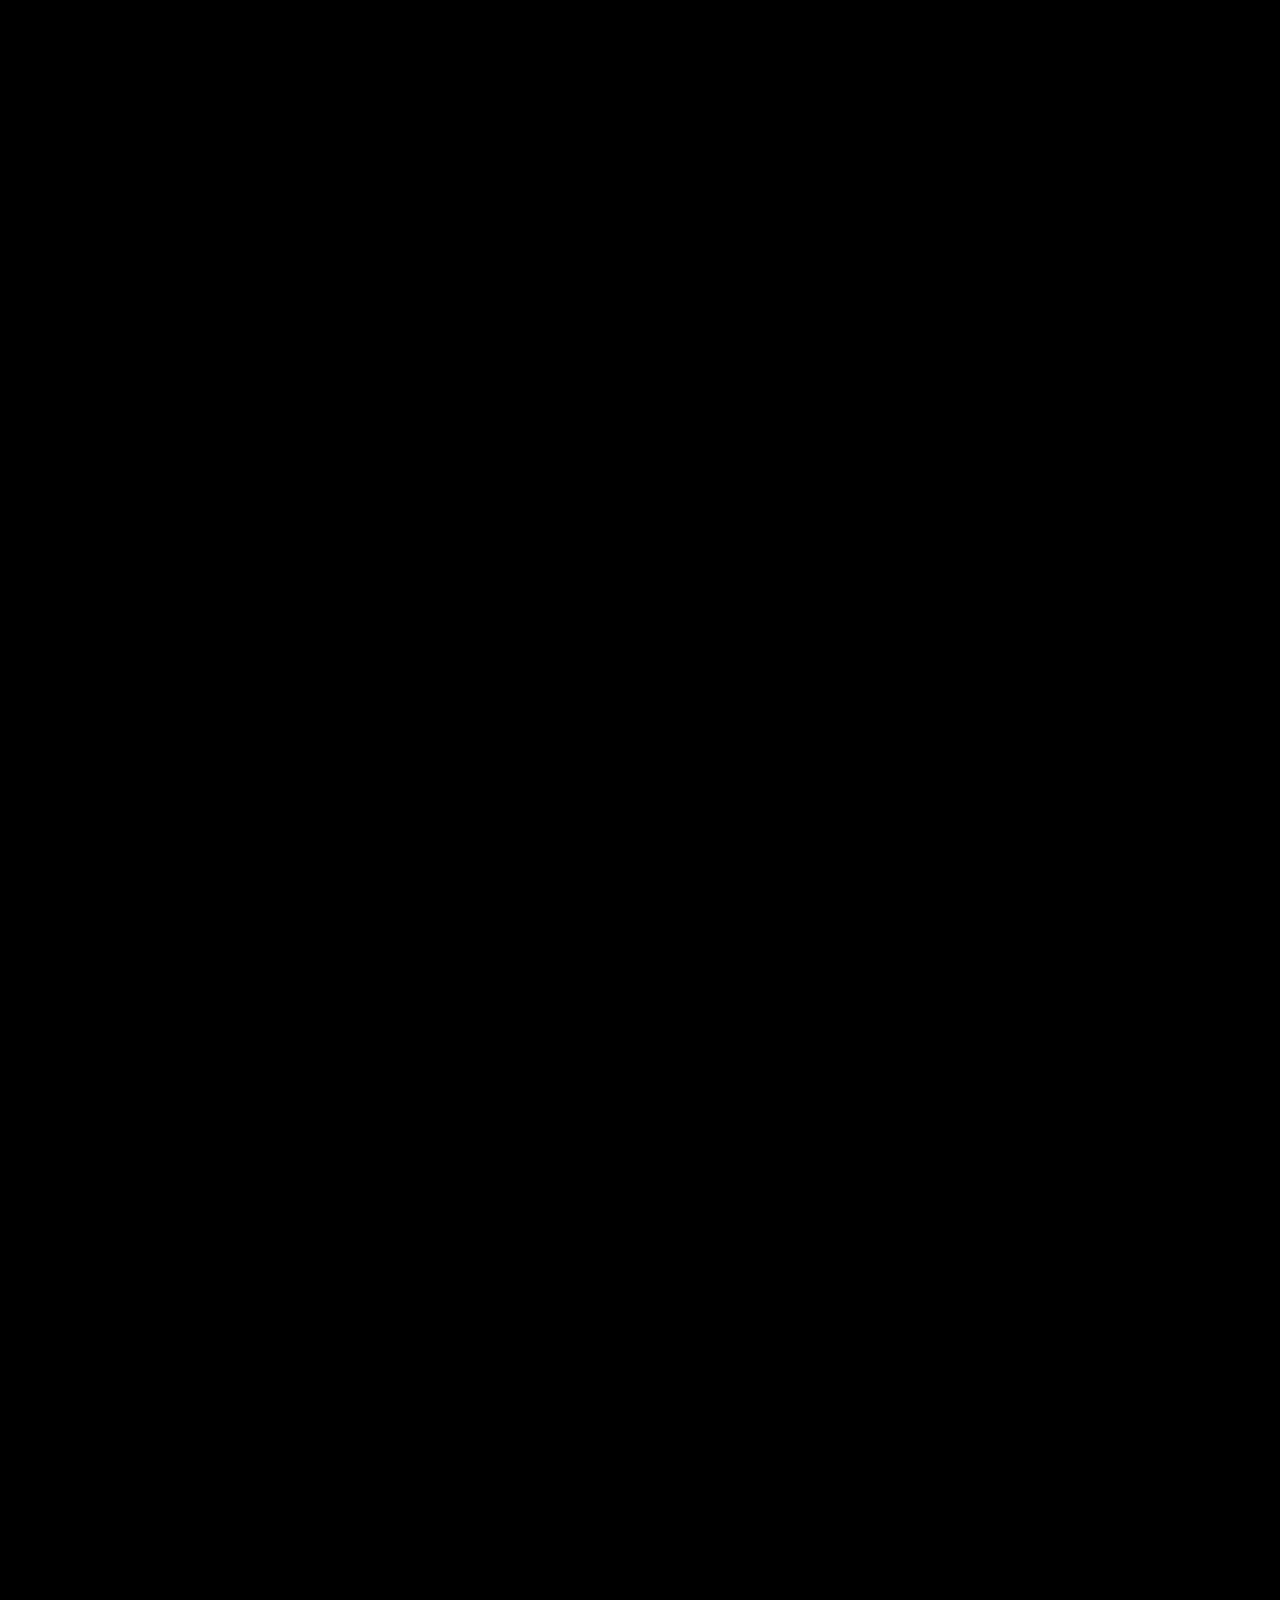
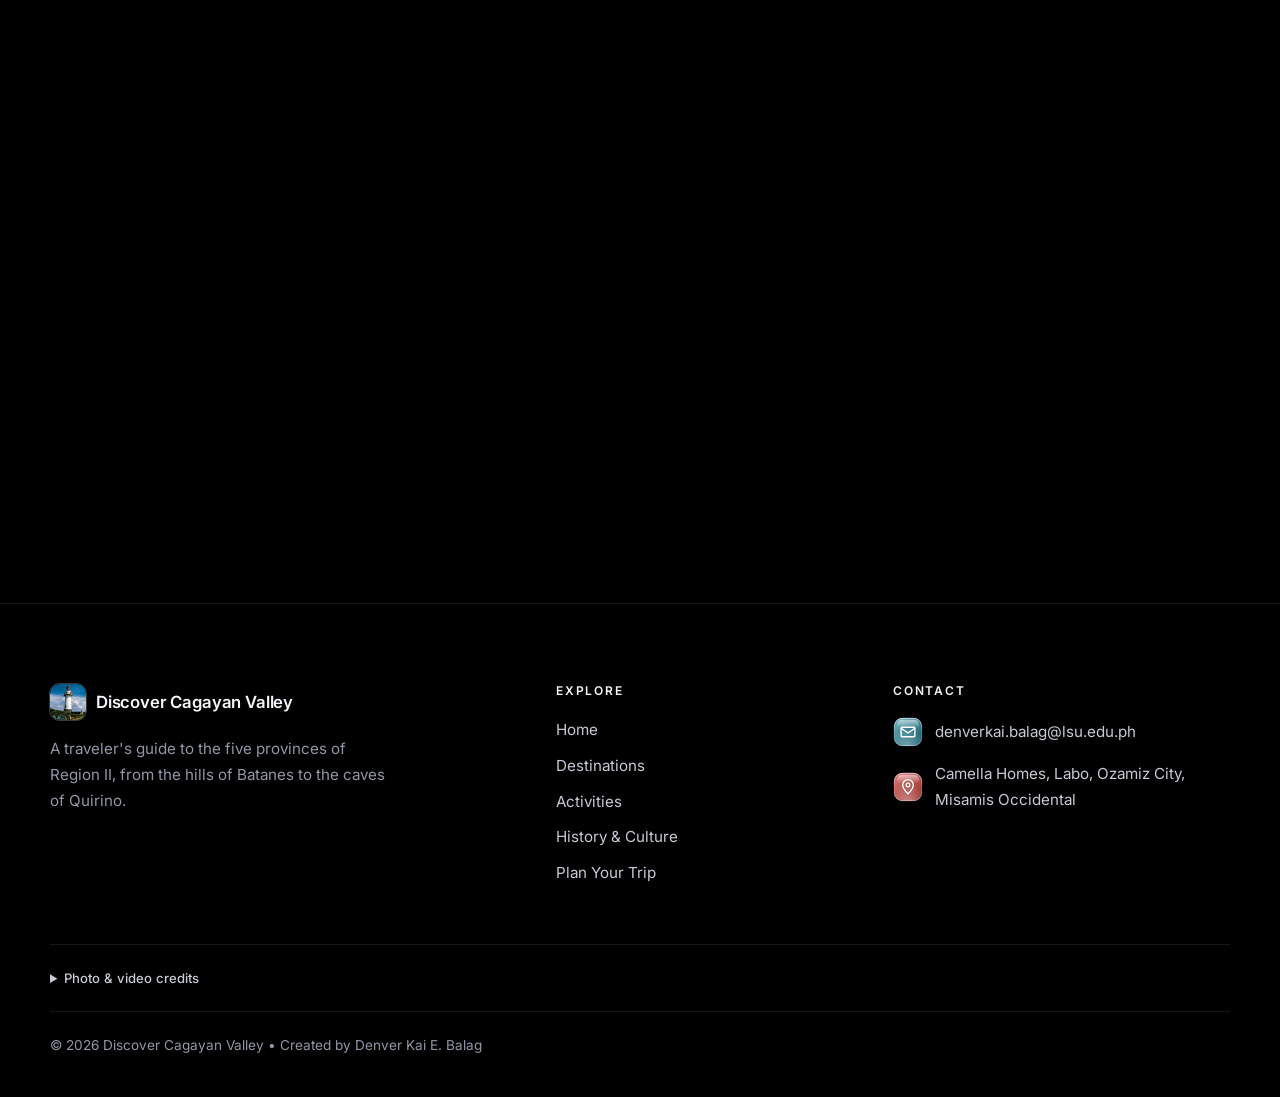
<file: destinations.html>
<!DOCTYPE html>
<html lang="en">
<head>
  <meta charset="UTF-8">
  <meta name="viewport" content="width=device-width, initial-scale=1.0">
  <title>Popular Destinations | Discover Cagayan Valley</title>
  <link rel="icon" type="image/png" href="assets/icons/logo-basco-lighthouse.png">
  <link rel="preconnect" href="https://fonts.googleapis.com">
  <link href="https://fonts.googleapis.com/css2?family=Inter:wght@400;500;600;700&family=Playfair+Display:wght@600;700&display=swap" rel="stylesheet">
  <link rel="stylesheet" href="style.css">
</head>
<body>

  <header class="site-header">
    <nav class="nav-bar">
      <a href="index.html" class="brand">
        <img src="assets/icons/logo-basco-lighthouse.png" alt="Discover Cagayan Valley logo">
        Discover Cagayan Valley
      </a>
      <ul class="nav-menu">
        <li><a href="index.html">Home</a></li>
        <li><a href="destinations.html" class="active">Destinations</a></li>
        <li><a href="activities.html">Activities</a></li>
        <li><a href="history.html">History &amp; Culture</a></li>
        <li><a href="plan-trip.html">Plan Your Trip</a></li>
      </ul>
    </nav>
  </header>

  <div class="page-banner">
    <p class="eyebrow">Where to go</p>
    <h1>Popular Destinations</h1>
    <p>Must-see tourist spots across the five provinces of Region II</p>
  </div>

  <main>
    <section class="destination">
      <img src="assets/images/marlboro-hills-batanes.jpg" alt="Green rolling hills by the sea in Batanes">
      <div class="destination-text">
        <h2>Marlboro Hills (Racuh a Payaman)</h2>
        <p>
          Racuh a Payaman is a vast communal pasture where cows and carabaos graze freely on rolling
          green hills. From the top, visitors are rewarded with sweeping views of the Pacific Ocean
          and the West Philippine Sea meeting at the horizon.
        </p>
        <p class="location">&#128205; Mahatao, Batanes</p>
      </div>
    </section>

    <section class="destination">
      <img src="assets/images/basco-lighthouse-batanes.jpg" alt="White lighthouse on a hill at sunset">
      <div class="destination-text">
        <h2>Basco Lighthouse (Naidi Hills)</h2>
        <p>
          Perched on Naidi Hills, this stone lighthouse is the most iconic landmark of Batanes'
          capital. Climb to its viewing deck at sunset to watch the sky glow over Basco town,
          Mount Iraya, and the sea.
        </p>
        <p class="location">&#128205; Basco, Batanes</p>
      </div>
    </section>

    <section class="destination">
      <img src="assets/images/callao-cave-penablanca.jpg" alt="Sunlight entering a cave chapel">
      <div class="destination-text">
        <h2>Callao Cave</h2>
        <p>
          Callao Cave is a seven-chambered limestone cave whose first chamber holds a natural chapel
          lit by sunlight streaming through a hole in the ceiling. Archaeologists also found the
          remains of <em>Homo luzonensis</em> here, making it one of the most important prehistoric
          sites in Southeast Asia.
        </p>
        <p class="location">&#128205; Peñablanca, Cagayan</p>
      </div>
    </section>

    <section class="destination">
      <img src="assets/images/cape-engano-lighthouse-palaui.jpg" alt="Island with lighthouse ruins on a hill">
      <div class="destination-text">
        <h2>Palaui Island &amp; Cape Engaño Lighthouse</h2>
        <p>
          Palaui Island is a protected marine reserve known for its turquoise waters, coral reefs,
          and rugged coastline. A short hike leads to the Spanish-era Cape Engaño Lighthouse, which
          overlooks the Dos Hermanas islets and the Pacific Ocean.
        </p>
        <p class="location">&#128205; Santa Ana, Cagayan</p>
      </div>
    </section>

    <section class="destination">
      <img src="assets/images/magapit-suspension-bridge-lallo.jpg" alt="Red suspension bridge over a wide river">
      <div class="destination-text">
        <h2>Magapit Suspension Bridge</h2>
        <p>
          Spanning the mighty Cagayan River, the Magapit Suspension Bridge is one of the longest
          suspension bridges in the country. It offers a scenic stop for photos of the river and
          the surrounding hills on the way to the northern coast.
        </p>
        <p class="location">&#128205; Lal-lo, Cagayan</p>
      </div>
    </section>

    <section class="destination">
      <img src="assets/images/tumauini-church-isabela.jpg" alt="Red brick church with a round bell tower">
      <div class="destination-text">
        <h2>St. Matthias Parish Church (Tumauini Church)</h2>
        <p>
          Built by Dominican friars in the 18th century, Tumauini Church is famous for its ornate
          baked-brick facade and its rare cylindrical bell tower. It is declared a National
          Cultural Treasure and is one of the finest examples of Baroque architecture in the north.
        </p>
        <p class="location">&#128205; Tumauini, Isabela</p>
      </div>
    </section>

    <section class="destination">
      <img src="assets/images/magat-dam-ramon-isabela.jpg" alt="Concrete dam holding a mountain reservoir">
      <div class="destination-text">
        <h2>Magat Dam</h2>
        <p>
          Magat Dam is one of the largest dams in Southeast Asia, supplying irrigation and
          hydroelectric power to the valley. Its wide reservoir, framed by forested hills, is a
          relaxing spot for sightseeing, boating, and picnics.
        </p>
        <p class="location">&#128205; Ramon, Isabela</p>
      </div>
    </section>

    <section class="destination">
      <img src="assets/images/imugan-falls-santa-fe.jpg" alt="Waterfall surrounded by forest">
      <div class="destination-text">
        <h2>Imugan Falls</h2>
        <p>
          Hidden in the cool mountains of Santa Fe, Imugan Falls is reached by a refreshing trek
          through pine and forest trails. Its clear, cold plunge pool is perfect for a dip after
          the hike.
        </p>
        <p class="location">&#128205; Santa Fe, Nueva Vizcaya</p>
      </div>
    </section>

    <section class="destination">
      <img src="assets/images/aglipay-caves-quirino.webp" alt="Visitors in helmets exploring the cave entrance at Aglipay Caves">
      <div class="destination-text">
        <h2>Aglipay Caves and Campsite</h2>
        <p>
          The Aglipay Caves are a network of over 30 interconnected caves filled with stalactites,
          stalagmites, and underground passages. The surrounding campsite makes it a favorite for
          spelunking, camping, and nature trips.
        </p>
        <p class="location">&#128205; Aglipay, Quirino</p>
      </div>
    </section>
  </main>

  <footer class="site-footer">
    <div class="footer-grid">
      <div class="footer-brand">
        <a href="index.html" class="brand">
          <img src="assets/icons/logo-basco-lighthouse.png" alt="">
          Discover Cagayan Valley
        </a>
        <p>A traveler's guide to the five provinces of Region II, from the hills of Batanes to the caves of Quirino.</p>
      </div>
      <nav class="footer-links" aria-label="Footer">
        <h4>Explore</h4>
        <ul>
          <li><a href="index.html">Home</a></li>
          <li><a href="destinations.html">Destinations</a></li>
          <li><a href="activities.html">Activities</a></li>
          <li><a href="history.html">History &amp; Culture</a></li>
          <li><a href="plan-trip.html">Plan Your Trip</a></li>
        </ul>
      </nav>
      <div class="footer-contact">
        <h4>Contact</h4>
        <span><img src="assets/icons/email-envelope.svg" alt=""> <a href="mailto:denverkai.balag@lsu.edu.ph">denverkai.balag@lsu.edu.ph</a></span>
        <span><img src="assets/icons/location-pin.svg" alt=""> Camella Homes, Labo, Ozamiz City, Misamis Occidental</span>
      </div>
    </div>
    <details class="credits">
      <summary>Photo &amp; video credits</summary>
      <p>Photos and video from <a href="https://commons.wikimedia.org/">Wikimedia Commons</a>. Images were resized for the web. The Aglipay Caves photo was supplied by the site owner, and the icons are original illustrations. The site logo is a cropped detail of the Basco Lighthouse photo.</p>
      <ul>
        <li>Marlboro Hills: <a href="https://commons.wikimedia.org/wiki/File:Batanes_Malboro_Country_2.jpg">Batanes Malboro Country 2.jpg</a> by johrabino, <a href="https://creativecommons.org/licenses/by-sa/4.0/">CC BY-SA 4.0</a></li>
        <li>Basco Lighthouse: <a href="https://commons.wikimedia.org/wiki/File:Basco_Lighthouse,_Day_Photo.jpg">Basco Lighthouse, Day Photo.jpg</a> by Jeremy.alinea, Public domain</li>
        <li>Callao Cave: <a href="https://commons.wikimedia.org/wiki/File:Callao_Cave.jpg">Callao Cave.jpg</a> by Ervin Malicdem, <a href="https://creativecommons.org/licenses/by-sa/4.0/">CC BY-SA 4.0</a></li>
        <li>Cape Engaño Lighthouse: <a href="https://commons.wikimedia.org/wiki/File:Cape_Enga%C3%B1o_Lighthouse_-_Palaui_Island,_Cagayan.jpg">Cape Engaño Lighthouse - Palaui Island, Cagayan.jpg</a> by M0N FEDERE MD, <a href="https://creativecommons.org/licenses/by-sa/3.0/">CC BY-SA 3.0</a></li>
        <li>Palaui Island coast: <a href="https://commons.wikimedia.org/wiki/File:Palaui_Island_Sta._Ana,_Cagayan.jpg">Palaui Island Sta. Ana, Cagayan.jpg</a> by Joyfulwandering, <a href="https://creativecommons.org/licenses/by-sa/4.0/">CC BY-SA 4.0</a></li>
        <li>Magapit Suspension Bridge: <a href="https://commons.wikimedia.org/wiki/File:Magapit_Suspension_Bridge_(National_Road,_Lal-lo,_Cagayan;_11-21-2022).jpg">Magapit Suspension Bridge (National Road, Lal-lo, Cagayan; 11-21-2022).jpg</a> by Patrickroque01, Public domain</li>
        <li>Magat Dam: <a href="https://commons.wikimedia.org/wiki/File:Magat_Dam_wide_(Ramon,_Isabela;_11-24-2022).jpg">Magat Dam wide (Ramon, Isabela; 11-24-2022).jpg</a> by Patrickroque01, <a href="https://creativecommons.org/licenses/by-sa/4.0/">CC BY-SA 4.0</a></li>
        <li>Tumauini Church: <a href="https://commons.wikimedia.org/wiki/File:Tumauini_Church_in_Isabela,_Cagayan_Valley.jpg">Tumauini Church in Isabela, Cagayan Valley.jpg</a> by Markadan, <a href="https://creativecommons.org/licenses/by-sa/3.0/">CC BY-SA 3.0</a></li>
        <li>Imugan Falls: <a href="https://commons.wikimedia.org/wiki/File:Imugan_Falls_in_Nueva_Vizcaya.jpg">Imugan Falls in Nueva Vizcaya.jpg</a> by Aerous, <a href="https://creativecommons.org/licenses/by-sa/4.0/">CC BY-SA 4.0</a></li>
        <li>Chavayan Village: <a href="https://commons.wikimedia.org/wiki/File:Chavayan_Village,_Sabtang_Island,_Batanes.jpg">Chavayan Village, Sabtang Island, Batanes.jpg</a> by Jeremy.alinea, <a href="https://creativecommons.org/licenses/by-sa/4.0/">CC BY-SA 4.0</a></li>
        <li>Nakabuang Beach video: <a href="https://commons.wikimedia.org/wiki/File:Nakabuang_Beach_of_Sabtang_Island,_Batanes,_Philippines.webm">Nakabuang Beach of Sabtang Island, Batanes, Philippines.webm</a> by RCJourn, <a href="https://creativecommons.org/licenses/by-sa/4.0/">CC BY-SA 4.0</a></li>
      </ul>
    </details>
    <p class="copyright">&copy; 2026 Discover Cagayan Valley &bull; Created by Denver Kai E. Balag</p>
  </footer>

</body>
</html>
</file>
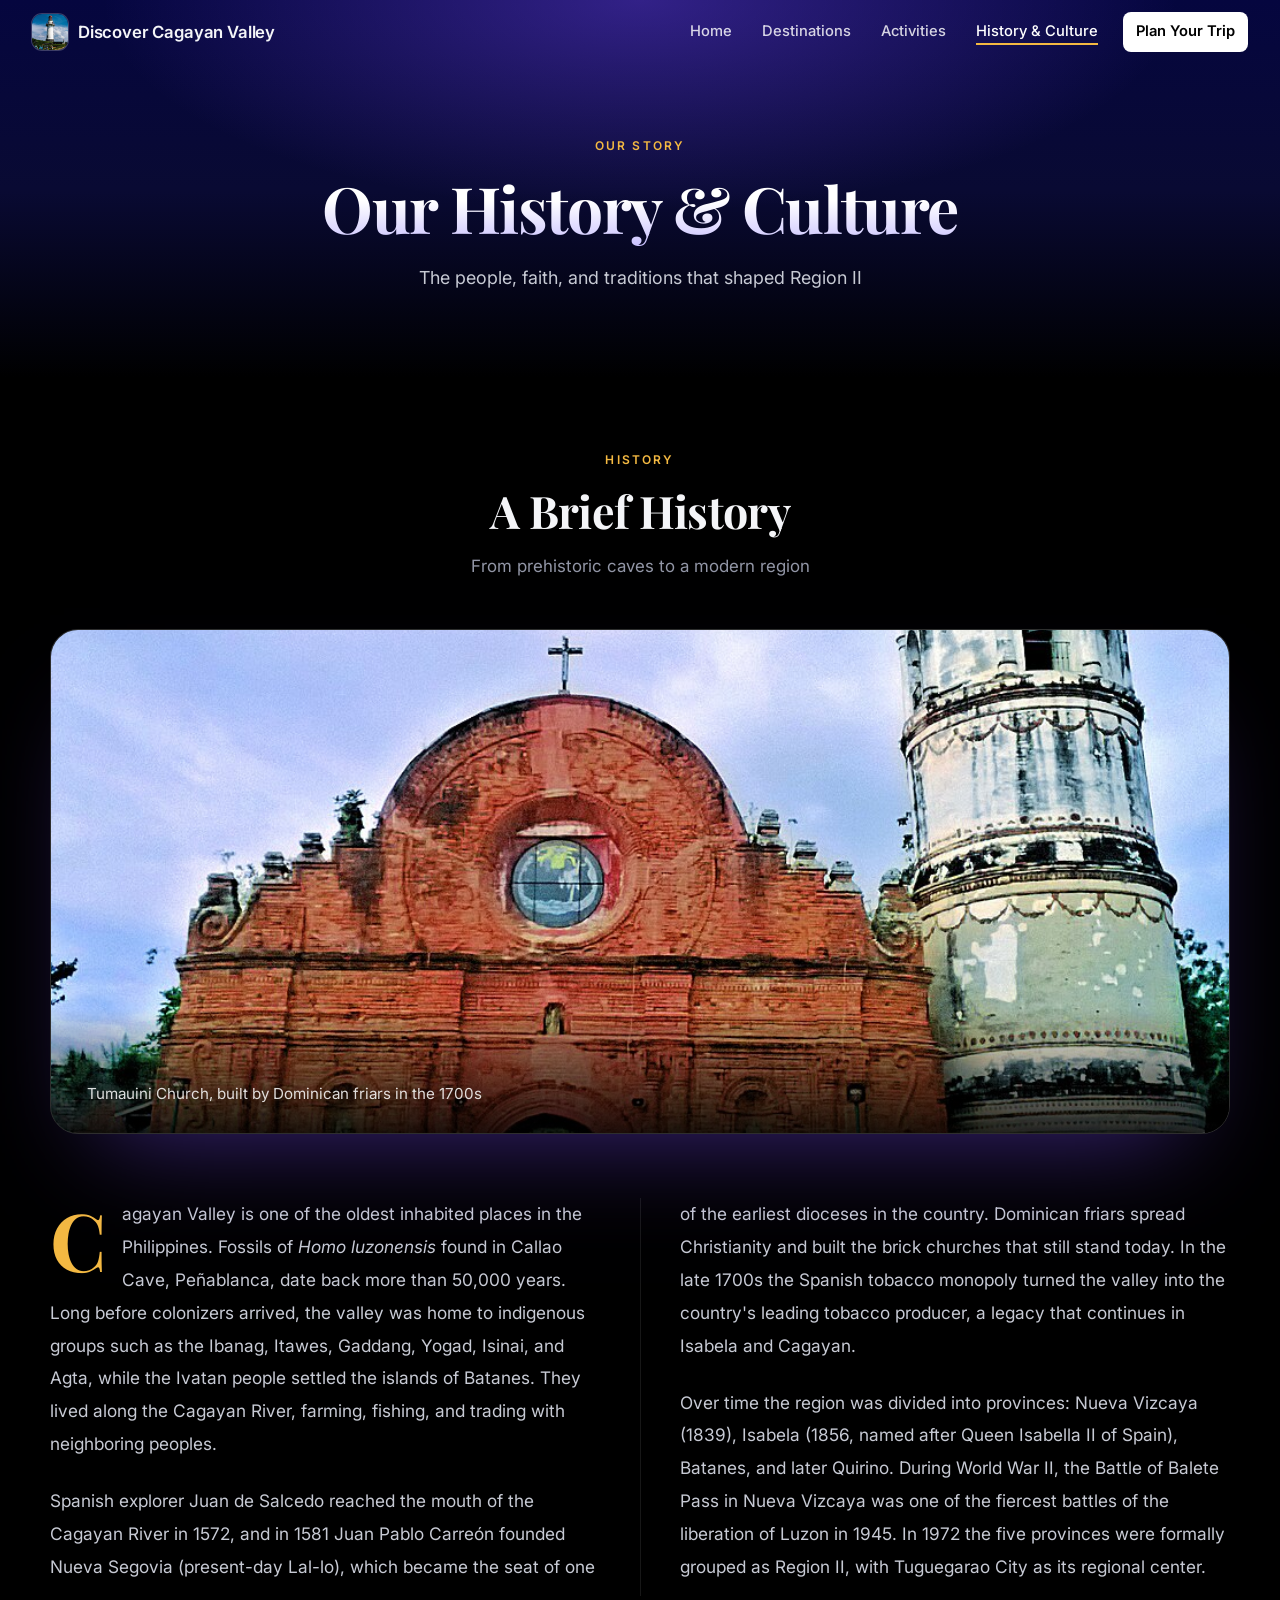
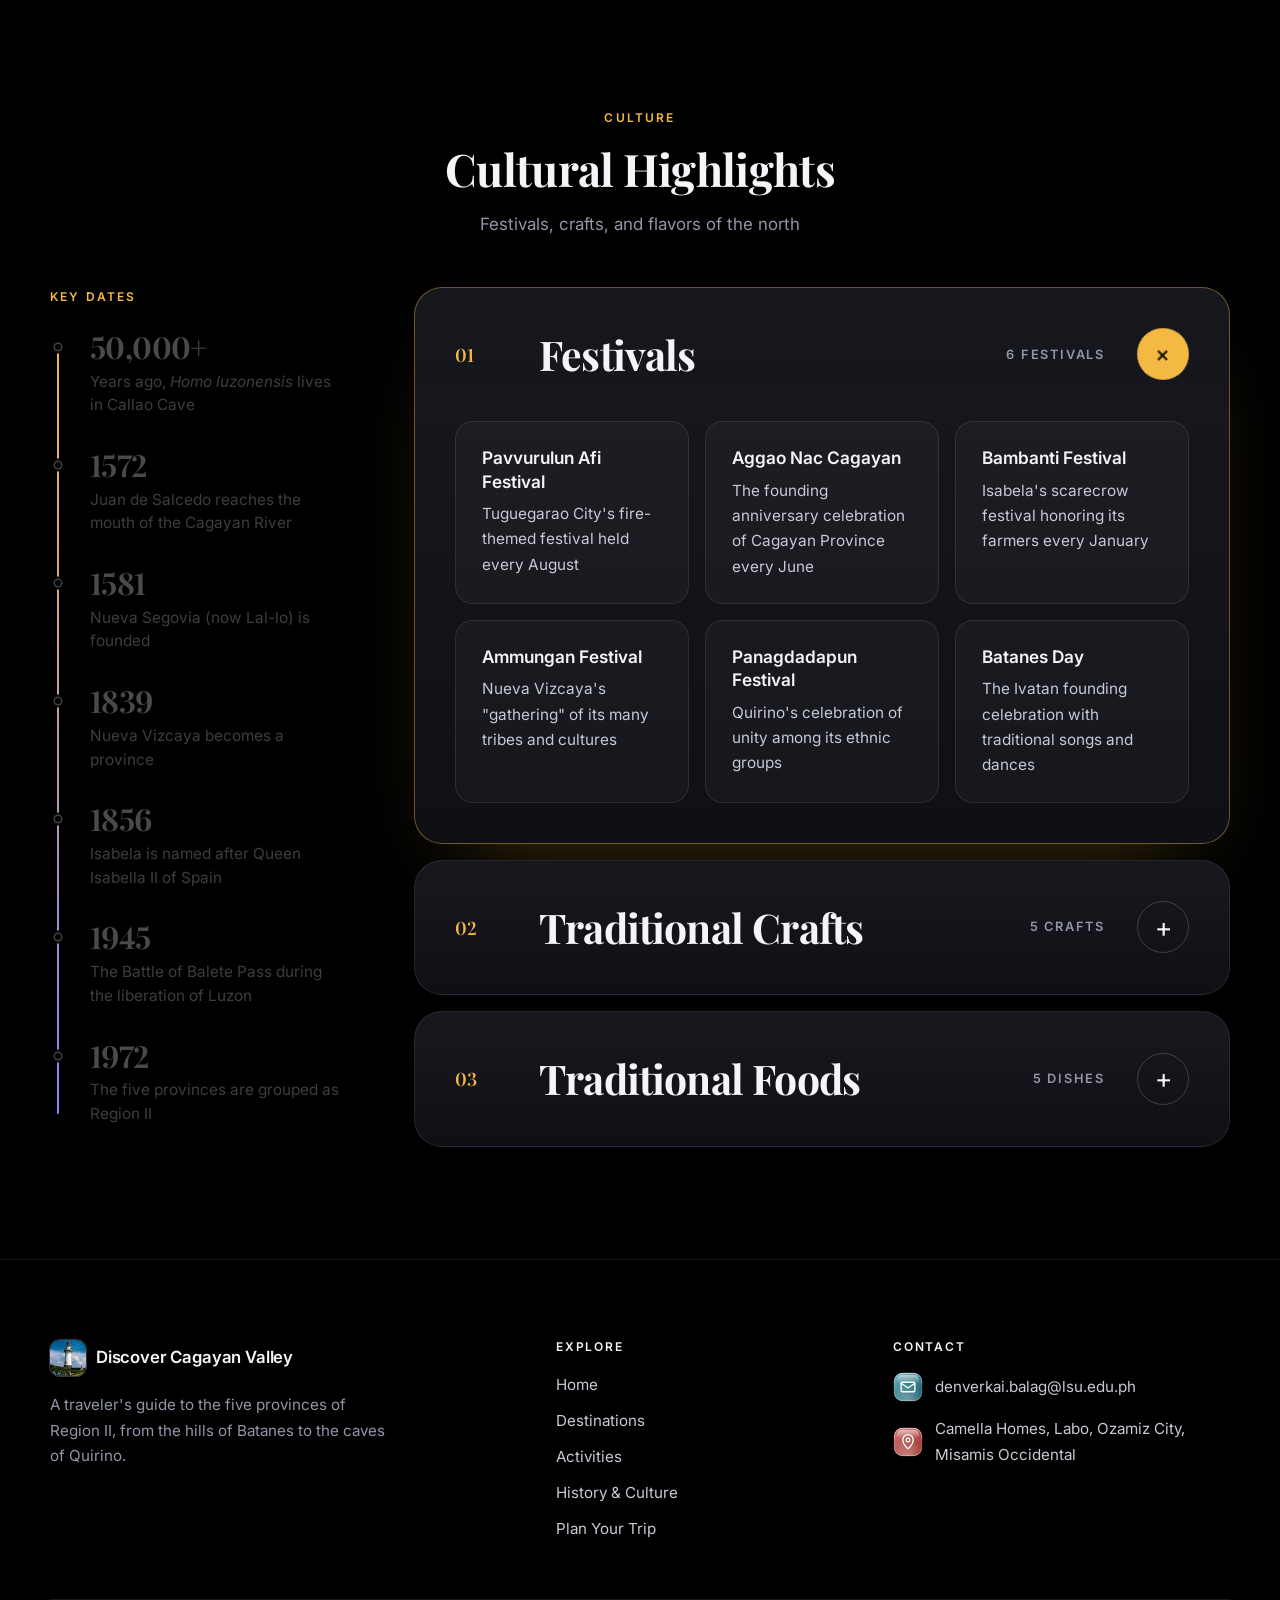
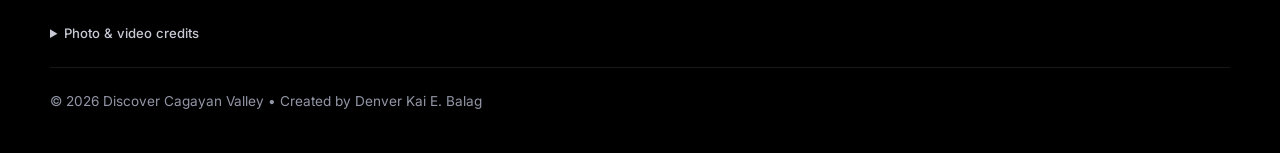
<file: history.html>
<!DOCTYPE html>
<html lang="en">
<head>
  <meta charset="UTF-8">
  <meta name="viewport" content="width=device-width, initial-scale=1.0">
  <title>Our History &amp; Culture | Discover Cagayan Valley</title>
  <link rel="icon" type="image/png" href="assets/icons/logo-basco-lighthouse.png">
  <link rel="preconnect" href="https://fonts.googleapis.com">
  <link href="https://fonts.googleapis.com/css2?family=Inter:wght@400;500;600;700&family=Playfair+Display:wght@600;700&display=swap" rel="stylesheet">
  <link rel="stylesheet" href="style.css">
</head>
<body>

  <header class="site-header">
    <nav class="nav-bar">
      <a href="index.html" class="brand">
        <img src="assets/icons/logo-basco-lighthouse.png" alt="Discover Cagayan Valley logo">
        Discover Cagayan Valley
      </a>
      <ul class="nav-menu">
        <li><a href="index.html">Home</a></li>
        <li><a href="destinations.html">Destinations</a></li>
        <li><a href="activities.html">Activities</a></li>
        <li><a href="history.html" class="active">History &amp; Culture</a></li>
        <li><a href="plan-trip.html">Plan Your Trip</a></li>
      </ul>
    </nav>
  </header>

  <div class="page-banner">
    <p class="eyebrow">Our story</p>
    <h1>Our History &amp; Culture</h1>
    <p>The people, faith, and traditions that shaped Region II</p>
  </div>

  <main>

    <section>
      <p class="eyebrow">History</p>
      <h2 class="section-title">A Brief History</h2>
      <p class="section-subtitle">From prehistoric caves to a modern region</p>

      <article>
        <figure class="story-figure">
          <img src="assets/images/tumauini-church-isabela.jpg" alt="Tumauini Church, a red brick Baroque church">
          <figcaption>Tumauini Church, built by Dominican friars in the 1700s</figcaption>
        </figure>
        <div class="story-text">
          <p>
            Cagayan Valley is one of the oldest inhabited places in the Philippines. Fossils of
            <em>Homo luzonensis</em> found in Callao Cave, Peñablanca, date back more than 50,000
            years. Long before colonizers arrived, the valley was home to indigenous groups such as
            the Ibanag, Itawes, Gaddang, Yogad, Isinai, and Agta, while the Ivatan people settled
            the islands of Batanes. They lived along the Cagayan River, farming, fishing, and
            trading with neighboring peoples.
          </p>
          <p>
            Spanish explorer Juan de Salcedo reached the mouth of the Cagayan River in 1572, and in
            1581 Juan Pablo Carreón founded Nueva Segovia (present-day Lal-lo), which became the
            seat of one of the earliest dioceses in the country. Dominican friars spread
            Christianity and built the brick churches that still stand today. In the late 1700s the
            Spanish tobacco monopoly turned the valley into the country's leading tobacco producer,
            a legacy that continues in Isabela and Cagayan.
          </p>
          <p>
            Over time the region was divided into provinces: Nueva Vizcaya (1839), Isabela (1856,
            named after Queen Isabella II of Spain), Batanes, and later Quirino. During World War II,
            the Battle of Balete Pass in Nueva Vizcaya was one of the fiercest battles of the
            liberation of Luzon in 1945. In 1972 the five provinces were formally grouped as
            Region II, with Tuguegarao City as its regional center.
          </p>
        </div>
      </article>
    </section>

    <section>
      <p class="eyebrow">Culture</p>
      <h2 class="section-title">Cultural Highlights</h2>
      <p class="section-subtitle">Festivals, crafts, and flavors of the north</p>
      <div class="culture-layout">
        <aside class="timeline-rail">
          <p class="eyebrow">Key dates</p>
          <ol class="timeline" aria-label="Key dates">
            <li><strong>50,000+</strong><p>Years ago, <em>Homo luzonensis</em> lives in Callao Cave</p></li>
            <li><strong>1572</strong><p>Juan de Salcedo reaches the mouth of the Cagayan River</p></li>
            <li><strong>1581</strong><p>Nueva Segovia (now Lal-lo) is founded</p></li>
            <li><strong>1839</strong><p>Nueva Vizcaya becomes a province</p></li>
            <li><strong>1856</strong><p>Isabela is named after Queen Isabella II of Spain</p></li>
            <li><strong>1945</strong><p>The Battle of Balete Pass during the liberation of Luzon</p></li>
            <li><strong>1972</strong><p>The five provinces are grouped as Region II</p></li>
          </ol>
        </aside>

        <div class="culture-list">
          <details class="culture-panel" name="culture" open>
            <summary>
              <span class="panel-index">01</span>
              <span class="panel-title">Festivals</span>
              <span class="panel-count">6 festivals</span>
            </summary>
            <ul class="culture-items">
              <li><strong>Pavvurulun Afi Festival</strong><span>Tuguegarao City's fire-themed festival held every August</span></li>
              <li><strong>Aggao Nac Cagayan</strong><span>the founding anniversary celebration of Cagayan Province every June</span></li>
              <li><strong>Bambanti Festival</strong><span>Isabela's scarecrow festival honoring its farmers every January</span></li>
              <li><strong>Ammungan Festival</strong><span>Nueva Vizcaya's "gathering" of its many tribes and cultures</span></li>
              <li><strong>Panagdadapun Festival</strong><span>Quirino's celebration of unity among its ethnic groups</span></li>
              <li><strong>Batanes Day</strong><span>the Ivatan founding celebration with traditional songs and dances</span></li>
            </ul>
          </details>

          <details class="culture-panel" name="culture">
            <summary>
              <span class="panel-index">02</span>
              <span class="panel-title">Traditional Crafts</span>
              <span class="panel-count">5 crafts</span>
            </summary>
            <ul class="culture-items">
              <li><strong>Vakul</strong><span>the Ivatan headgear woven from voyavoy palm fibers to shield against sun and rain</span></li>
              <li><strong>Ivatan stone houses</strong><span>thick limestone and coral walls with cogon-grass roofs built to survive typhoons</span></li>
              <li><strong>Gaddang beadwork</strong><span>colorful beaded ornaments and woven garments of Isabela and Nueva Vizcaya</span></li>
              <li><strong>Inabel weaving</strong><span>hand-loomed cotton textiles carried by Ilocano settlers in the valley</span></li>
              <li><strong>Rattan and bamboo crafts</strong><span>baskets and furniture made in the towns of Quirino</span></li>
            </ul>
          </details>

          <details class="culture-panel" name="culture">
            <summary>
              <span class="panel-index">03</span>
              <span class="panel-title">Traditional Foods</span>
              <span class="panel-count">5 dishes</span>
            </summary>
            <ul class="culture-items">
              <li><strong>Pancit Batil Patong</strong><span>Tuguegarao noodles topped with egg, meat, and a side of egg-drop soup</span></li>
              <li><strong>Pancit Cabagan</strong><span>Isabela's saucy noodles with quail eggs and lechon carajay</span></li>
              <li><strong>Tuguegarao Longganisa</strong><span>short, garlicky Ybanag sausage</span></li>
              <li><strong>Moriecos and Inatata</strong><span>sticky rice cakes with coconut and brown sugar</span></li>
              <li><strong>Uvod and Lunyis</strong><span>Ivatan banana-pith balls and salted cured pork</span></li>
            </ul>
          </details>
        </div>
      </div>
    </section>
  </main>

  <footer class="site-footer">
    <div class="footer-grid">
      <div class="footer-brand">
        <a href="index.html" class="brand">
          <img src="assets/icons/logo-basco-lighthouse.png" alt="">
          Discover Cagayan Valley
        </a>
        <p>A traveler's guide to the five provinces of Region II, from the hills of Batanes to the caves of Quirino.</p>
      </div>
      <nav class="footer-links" aria-label="Footer">
        <h4>Explore</h4>
        <ul>
          <li><a href="index.html">Home</a></li>
          <li><a href="destinations.html">Destinations</a></li>
          <li><a href="activities.html">Activities</a></li>
          <li><a href="history.html">History &amp; Culture</a></li>
          <li><a href="plan-trip.html">Plan Your Trip</a></li>
        </ul>
      </nav>
      <div class="footer-contact">
        <h4>Contact</h4>
        <span><img src="assets/icons/email-envelope.svg" alt=""> <a href="mailto:denverkai.balag@lsu.edu.ph">denverkai.balag@lsu.edu.ph</a></span>
        <span><img src="assets/icons/location-pin.svg" alt=""> Camella Homes, Labo, Ozamiz City, Misamis Occidental</span>
      </div>
    </div>
    <details class="credits">
      <summary>Photo &amp; video credits</summary>
      <p>Photos and video from <a href="https://commons.wikimedia.org/">Wikimedia Commons</a>. Images were resized for the web. The Aglipay Caves photo was supplied by the site owner, and the icons are original illustrations. The site logo is a cropped detail of the Basco Lighthouse photo.</p>
      <ul>
        <li>Marlboro Hills: <a href="https://commons.wikimedia.org/wiki/File:Batanes_Malboro_Country_2.jpg">Batanes Malboro Country 2.jpg</a> by johrabino, <a href="https://creativecommons.org/licenses/by-sa/4.0/">CC BY-SA 4.0</a></li>
        <li>Basco Lighthouse: <a href="https://commons.wikimedia.org/wiki/File:Basco_Lighthouse,_Day_Photo.jpg">Basco Lighthouse, Day Photo.jpg</a> by Jeremy.alinea, Public domain</li>
        <li>Callao Cave: <a href="https://commons.wikimedia.org/wiki/File:Callao_Cave.jpg">Callao Cave.jpg</a> by Ervin Malicdem, <a href="https://creativecommons.org/licenses/by-sa/4.0/">CC BY-SA 4.0</a></li>
        <li>Cape Engaño Lighthouse: <a href="https://commons.wikimedia.org/wiki/File:Cape_Enga%C3%B1o_Lighthouse_-_Palaui_Island,_Cagayan.jpg">Cape Engaño Lighthouse - Palaui Island, Cagayan.jpg</a> by M0N FEDERE MD, <a href="https://creativecommons.org/licenses/by-sa/3.0/">CC BY-SA 3.0</a></li>
        <li>Palaui Island coast: <a href="https://commons.wikimedia.org/wiki/File:Palaui_Island_Sta._Ana,_Cagayan.jpg">Palaui Island Sta. Ana, Cagayan.jpg</a> by Joyfulwandering, <a href="https://creativecommons.org/licenses/by-sa/4.0/">CC BY-SA 4.0</a></li>
        <li>Magapit Suspension Bridge: <a href="https://commons.wikimedia.org/wiki/File:Magapit_Suspension_Bridge_(National_Road,_Lal-lo,_Cagayan;_11-21-2022).jpg">Magapit Suspension Bridge (National Road, Lal-lo, Cagayan; 11-21-2022).jpg</a> by Patrickroque01, Public domain</li>
        <li>Magat Dam: <a href="https://commons.wikimedia.org/wiki/File:Magat_Dam_wide_(Ramon,_Isabela;_11-24-2022).jpg">Magat Dam wide (Ramon, Isabela; 11-24-2022).jpg</a> by Patrickroque01, <a href="https://creativecommons.org/licenses/by-sa/4.0/">CC BY-SA 4.0</a></li>
        <li>Tumauini Church: <a href="https://commons.wikimedia.org/wiki/File:Tumauini_Church_in_Isabela,_Cagayan_Valley.jpg">Tumauini Church in Isabela, Cagayan Valley.jpg</a> by Markadan, <a href="https://creativecommons.org/licenses/by-sa/3.0/">CC BY-SA 3.0</a></li>
        <li>Imugan Falls: <a href="https://commons.wikimedia.org/wiki/File:Imugan_Falls_in_Nueva_Vizcaya.jpg">Imugan Falls in Nueva Vizcaya.jpg</a> by Aerous, <a href="https://creativecommons.org/licenses/by-sa/4.0/">CC BY-SA 4.0</a></li>
        <li>Chavayan Village: <a href="https://commons.wikimedia.org/wiki/File:Chavayan_Village,_Sabtang_Island,_Batanes.jpg">Chavayan Village, Sabtang Island, Batanes.jpg</a> by Jeremy.alinea, <a href="https://creativecommons.org/licenses/by-sa/4.0/">CC BY-SA 4.0</a></li>
        <li>Nakabuang Beach video: <a href="https://commons.wikimedia.org/wiki/File:Nakabuang_Beach_of_Sabtang_Island,_Batanes,_Philippines.webm">Nakabuang Beach of Sabtang Island, Batanes, Philippines.webm</a> by RCJourn, <a href="https://creativecommons.org/licenses/by-sa/4.0/">CC BY-SA 4.0</a></li>
      </ul>
    </details>
    <p class="copyright">&copy; 2026 Discover Cagayan Valley &bull; Created by Denver Kai E. Balag</p>
  </footer>

</body>
</html>
</file>
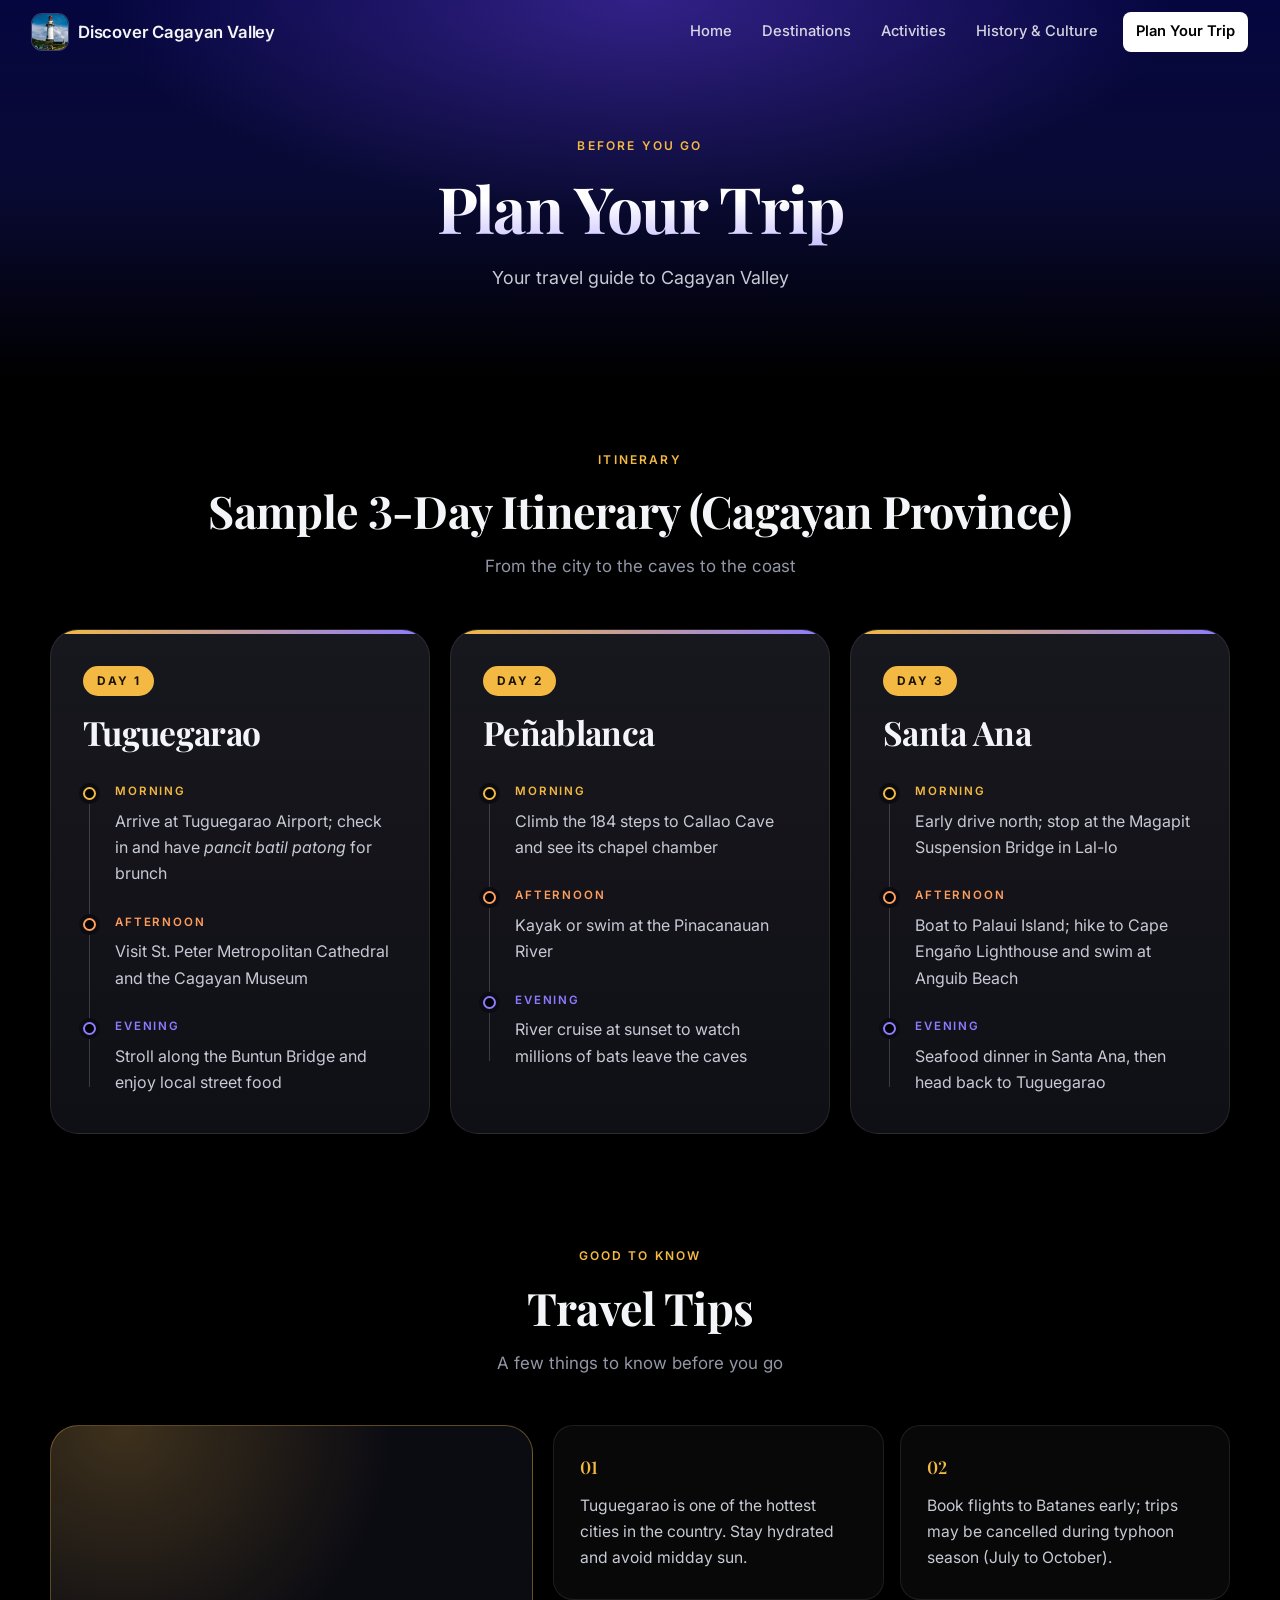
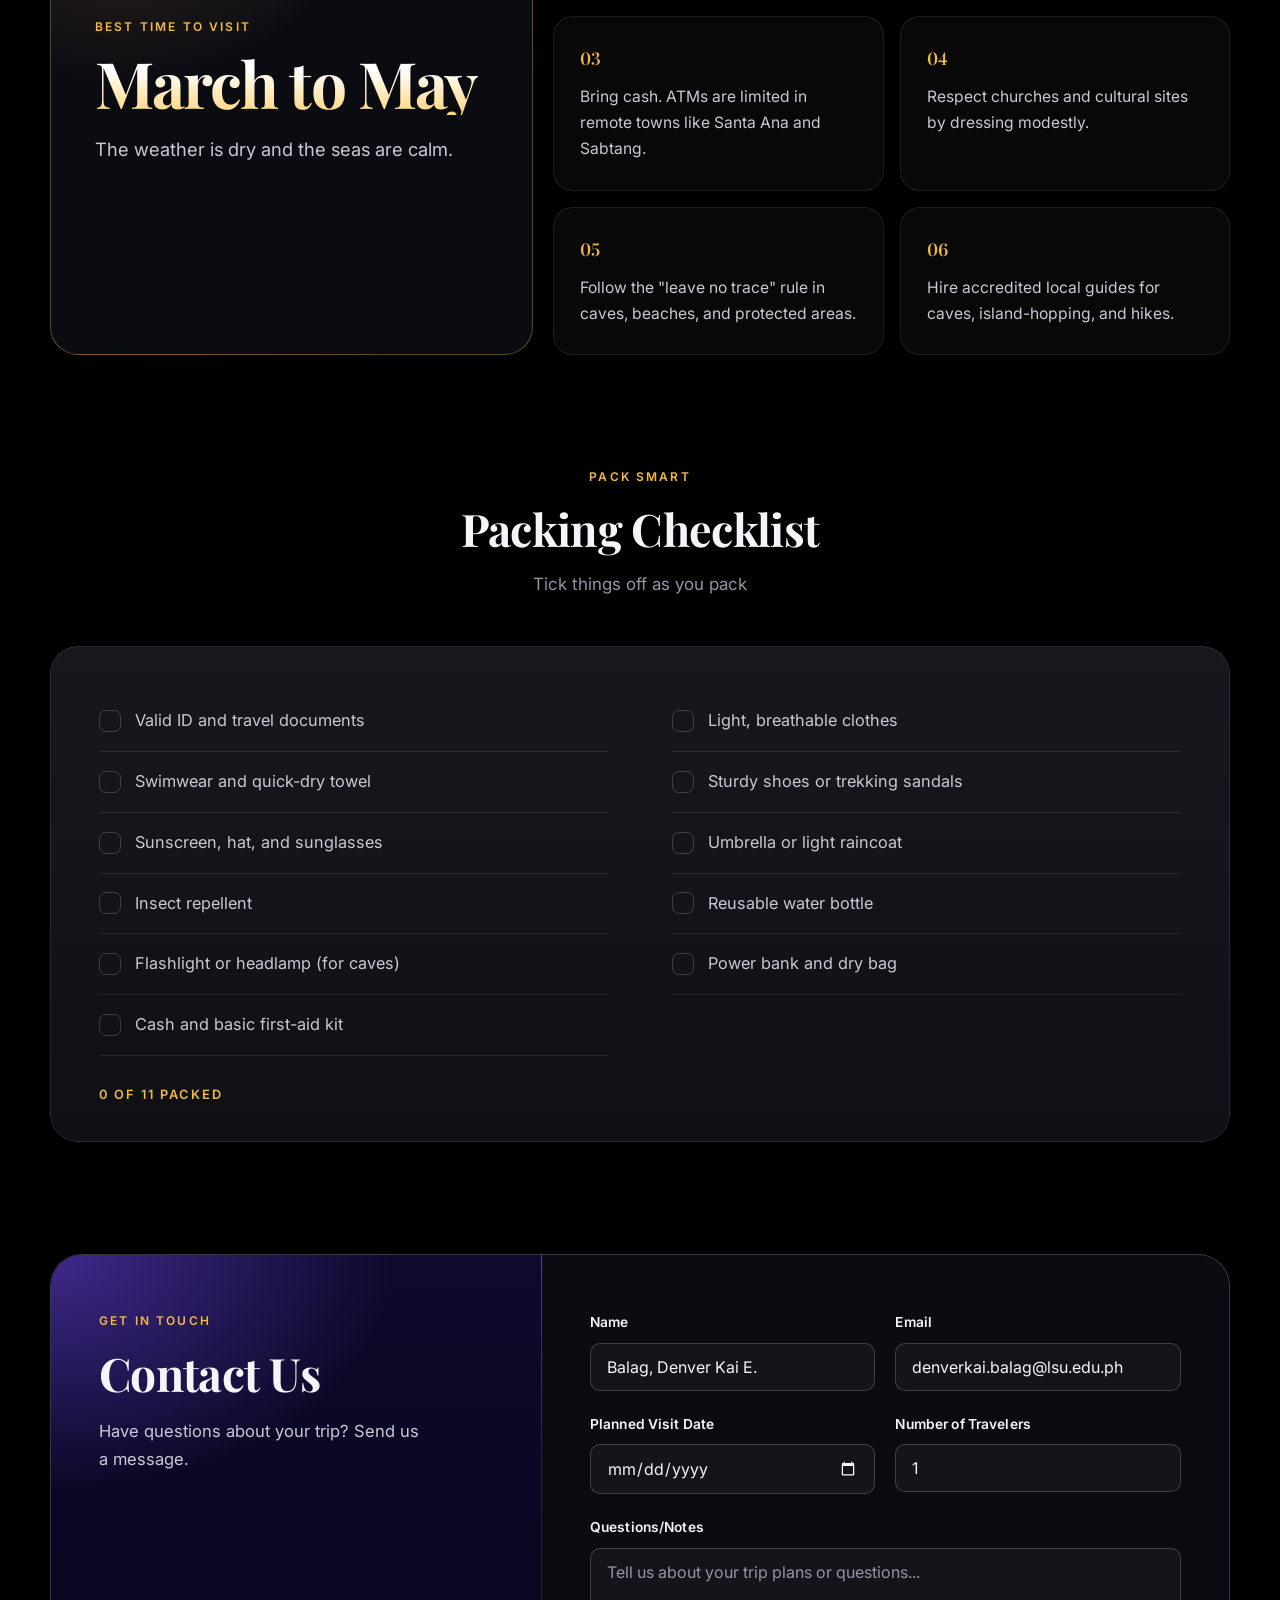
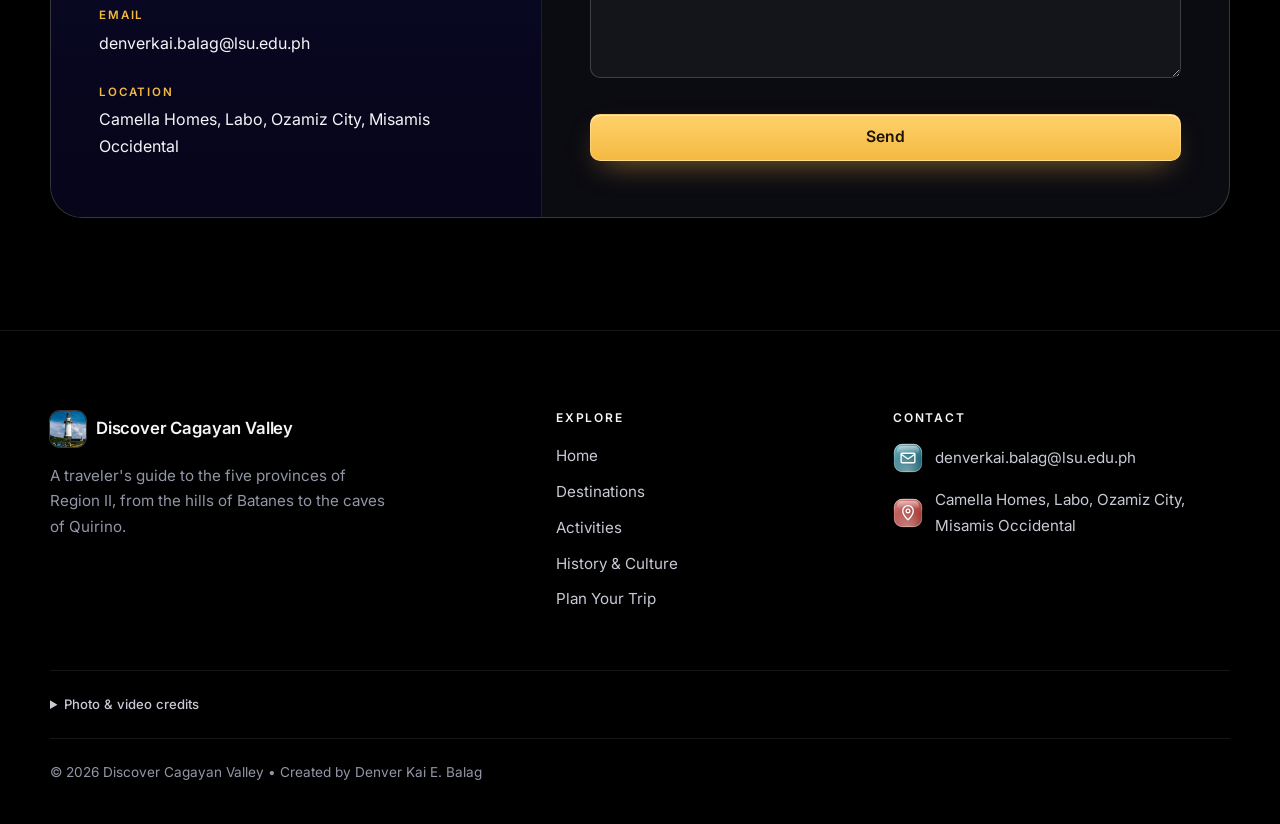
<file: plan-trip.html>
<!DOCTYPE html>
<html lang="en">
<head>
  <meta charset="UTF-8">
  <meta name="viewport" content="width=device-width, initial-scale=1.0">
  <title>Plan Your Trip | Discover Cagayan Valley</title>
  <link rel="icon" type="image/png" href="assets/icons/logo-basco-lighthouse.png">
  <link rel="preconnect" href="https://fonts.googleapis.com">
  <link href="https://fonts.googleapis.com/css2?family=Inter:wght@400;500;600;700&family=Playfair+Display:wght@600;700&display=swap" rel="stylesheet">
  <link rel="stylesheet" href="style.css">
</head>
<body>

  <header class="site-header">
    <nav class="nav-bar">
      <a href="index.html" class="brand">
        <img src="assets/icons/logo-basco-lighthouse.png" alt="Discover Cagayan Valley logo">
        Discover Cagayan Valley
      </a>
      <ul class="nav-menu">
        <li><a href="index.html">Home</a></li>
        <li><a href="destinations.html">Destinations</a></li>
        <li><a href="activities.html">Activities</a></li>
        <li><a href="history.html">History &amp; Culture</a></li>
        <li><a href="plan-trip.html" class="active">Plan Your Trip</a></li>
      </ul>
    </nav>
  </header>

  <div class="page-banner">
    <p class="eyebrow">Before you go</p>
    <h1>Plan Your Trip</h1>
    <p>Your travel guide to Cagayan Valley</p>
  </div>

  <main>

    <section>
      <p class="eyebrow">Itinerary</p>
      <h2 class="section-title">Sample 3-Day Itinerary (Cagayan Province)</h2>
      <p class="section-subtitle">From the city to the caves to the coast</p>
      <div class="day-grid">
        <article class="day-card">
          <header>
            <span class="day-number">Day 1</span>
            <h3>Tuguegarao</h3>
          </header>
          <ol class="day-steps">
            <li><span class="when">Morning</span><p>Arrive at Tuguegarao Airport; check in and have <em>pancit batil patong</em> for brunch</p></li>
            <li><span class="when">Afternoon</span><p>Visit St. Peter Metropolitan Cathedral and the Cagayan Museum</p></li>
            <li><span class="when">Evening</span><p>Stroll along the Buntun Bridge and enjoy local street food</p></li>
          </ol>
        </article>
        <article class="day-card">
          <header>
            <span class="day-number">Day 2</span>
            <h3>Peñablanca</h3>
          </header>
          <ol class="day-steps">
            <li><span class="when">Morning</span><p>Climb the 184 steps to Callao Cave and see its chapel chamber</p></li>
            <li><span class="when">Afternoon</span><p>Kayak or swim at the Pinacanauan River</p></li>
            <li><span class="when">Evening</span><p>River cruise at sunset to watch millions of bats leave the caves</p></li>
          </ol>
        </article>
        <article class="day-card">
          <header>
            <span class="day-number">Day 3</span>
            <h3>Santa Ana</h3>
          </header>
          <ol class="day-steps">
            <li><span class="when">Morning</span><p>Early drive north; stop at the Magapit Suspension Bridge in Lal-lo</p></li>
            <li><span class="when">Afternoon</span><p>Boat to Palaui Island; hike to Cape Engaño Lighthouse and swim at Anguib Beach</p></li>
            <li><span class="when">Evening</span><p>Seafood dinner in Santa Ana, then head back to Tuguegarao</p></li>
          </ol>
        </article>
      </div>
    </section>

    <section>
      <p class="eyebrow">Good to know</p>
      <h2 class="section-title">Travel Tips</h2>
      <p class="section-subtitle">A few things to know before you go</p>
      <div class="tips-layout">
        <article class="tip-feature">
          <p class="eyebrow">Best time to visit</p>
          <p class="tip-big">March to May</p>
          <p>The weather is dry and the seas are calm.</p>
        </article>
        <ul class="tip-grid">
          <li>Tuguegarao is one of the hottest cities in the country. Stay hydrated and avoid midday sun.</li>
          <li>Book flights to Batanes early; trips may be cancelled during typhoon season (July to October).</li>
          <li>Bring cash. ATMs are limited in remote towns like Santa Ana and Sabtang.</li>
          <li>Respect churches and cultural sites by dressing modestly.</li>
          <li>Follow the "leave no trace" rule in caves, beaches, and protected areas.</li>
          <li>Hire accredited local guides for caves, island-hopping, and hikes.</li>
        </ul>
      </div>
    </section>

    <section>
      <p class="eyebrow">Pack smart</p>
      <h2 class="section-title">Packing Checklist</h2>
      <p class="section-subtitle">Tick things off as you pack</p>
      <div class="pack-card">
        <ul class="checklist">
          <li><label><input type="checkbox"> Valid ID and travel documents</label></li>
          <li><label><input type="checkbox"> Light, breathable clothes</label></li>
          <li><label><input type="checkbox"> Swimwear and quick-dry towel</label></li>
          <li><label><input type="checkbox"> Sturdy shoes or trekking sandals</label></li>
          <li><label><input type="checkbox"> Sunscreen, hat, and sunglasses</label></li>
          <li><label><input type="checkbox"> Umbrella or light raincoat</label></li>
          <li><label><input type="checkbox"> Insect repellent</label></li>
          <li><label><input type="checkbox"> Reusable water bottle</label></li>
          <li><label><input type="checkbox"> Flashlight or headlamp (for caves)</label></li>
          <li><label><input type="checkbox"> Power bank and dry bag</label></li>
          <li><label><input type="checkbox"> Cash and basic first-aid kit</label></li>
        </ul>
      </div>
    </section>

    <section>
      <div class="contact-wrap">
        <div class="contact-info">
          <p class="eyebrow">Get in touch</p>
          <h2>Contact Us</h2>
          <p>Have questions about your trip? Send us a message.</p>
          <dl class="contact-details">
            <div>
              <dt>Email</dt>
              <dd><a href="mailto:denverkai.balag@lsu.edu.ph">denverkai.balag@lsu.edu.ph</a></dd>
            </div>
            <div>
              <dt>Location</dt>
              <dd>Camella Homes, Labo, Ozamiz City, Misamis Occidental</dd>
            </div>
          </dl>
        </div>
        <form class="contact-form" action="mailto:denverkai.balag@lsu.edu.ph" method="post" enctype="text/plain">
            <div class="form-row">
              <div class="form-group">
                <label for="name">Name</label>
                <input type="text" id="name" name="name" value="Balag, Denver Kai E." required>
              </div>
              <div class="form-group">
                <label for="email">Email</label>
                <input type="email" id="email" name="email" value="denverkai.balag@lsu.edu.ph" required>
              </div>
            </div>
            <div class="form-row">
              <div class="form-group">
                <label for="visit-date">Planned Visit Date</label>
                <input type="date" id="visit-date" name="visit-date" required>
              </div>
              <div class="form-group">
                <label for="travelers">Number of Travelers</label>
                <input type="number" id="travelers" name="travelers" min="1" max="50" value="1" required>
              </div>
            </div>
            <div class="form-group">
              <label for="notes">Questions/Notes</label>
              <textarea id="notes" name="notes" rows="5" placeholder="Tell us about your trip plans or questions..."></textarea>
            </div>
            <button type="submit" class="button">Send</button>
          </form>
      </div>
    </section>
  </main>

  <footer class="site-footer">
    <div class="footer-grid">
      <div class="footer-brand">
        <a href="index.html" class="brand">
          <img src="assets/icons/logo-basco-lighthouse.png" alt="">
          Discover Cagayan Valley
        </a>
        <p>A traveler's guide to the five provinces of Region II, from the hills of Batanes to the caves of Quirino.</p>
      </div>
      <nav class="footer-links" aria-label="Footer">
        <h4>Explore</h4>
        <ul>
          <li><a href="index.html">Home</a></li>
          <li><a href="destinations.html">Destinations</a></li>
          <li><a href="activities.html">Activities</a></li>
          <li><a href="history.html">History &amp; Culture</a></li>
          <li><a href="plan-trip.html">Plan Your Trip</a></li>
        </ul>
      </nav>
      <div class="footer-contact">
        <h4>Contact</h4>
        <span><img src="assets/icons/email-envelope.svg" alt=""> <a href="mailto:denverkai.balag@lsu.edu.ph">denverkai.balag@lsu.edu.ph</a></span>
        <span><img src="assets/icons/location-pin.svg" alt=""> Camella Homes, Labo, Ozamiz City, Misamis Occidental</span>
      </div>
    </div>
    <details class="credits">
      <summary>Photo &amp; video credits</summary>
      <p>Photos and video from <a href="https://commons.wikimedia.org/">Wikimedia Commons</a>. Images were resized for the web. The Aglipay Caves photo was supplied by the site owner, and the icons are original illustrations. The site logo is a cropped detail of the Basco Lighthouse photo.</p>
      <ul>
        <li>Marlboro Hills: <a href="https://commons.wikimedia.org/wiki/File:Batanes_Malboro_Country_2.jpg">Batanes Malboro Country 2.jpg</a> by johrabino, <a href="https://creativecommons.org/licenses/by-sa/4.0/">CC BY-SA 4.0</a></li>
        <li>Basco Lighthouse: <a href="https://commons.wikimedia.org/wiki/File:Basco_Lighthouse,_Day_Photo.jpg">Basco Lighthouse, Day Photo.jpg</a> by Jeremy.alinea, Public domain</li>
        <li>Callao Cave: <a href="https://commons.wikimedia.org/wiki/File:Callao_Cave.jpg">Callao Cave.jpg</a> by Ervin Malicdem, <a href="https://creativecommons.org/licenses/by-sa/4.0/">CC BY-SA 4.0</a></li>
        <li>Cape Engaño Lighthouse: <a href="https://commons.wikimedia.org/wiki/File:Cape_Enga%C3%B1o_Lighthouse_-_Palaui_Island,_Cagayan.jpg">Cape Engaño Lighthouse - Palaui Island, Cagayan.jpg</a> by M0N FEDERE MD, <a href="https://creativecommons.org/licenses/by-sa/3.0/">CC BY-SA 3.0</a></li>
        <li>Palaui Island coast: <a href="https://commons.wikimedia.org/wiki/File:Palaui_Island_Sta._Ana,_Cagayan.jpg">Palaui Island Sta. Ana, Cagayan.jpg</a> by Joyfulwandering, <a href="https://creativecommons.org/licenses/by-sa/4.0/">CC BY-SA 4.0</a></li>
        <li>Magapit Suspension Bridge: <a href="https://commons.wikimedia.org/wiki/File:Magapit_Suspension_Bridge_(National_Road,_Lal-lo,_Cagayan;_11-21-2022).jpg">Magapit Suspension Bridge (National Road, Lal-lo, Cagayan; 11-21-2022).jpg</a> by Patrickroque01, Public domain</li>
        <li>Magat Dam: <a href="https://commons.wikimedia.org/wiki/File:Magat_Dam_wide_(Ramon,_Isabela;_11-24-2022).jpg">Magat Dam wide (Ramon, Isabela; 11-24-2022).jpg</a> by Patrickroque01, <a href="https://creativecommons.org/licenses/by-sa/4.0/">CC BY-SA 4.0</a></li>
        <li>Tumauini Church: <a href="https://commons.wikimedia.org/wiki/File:Tumauini_Church_in_Isabela,_Cagayan_Valley.jpg">Tumauini Church in Isabela, Cagayan Valley.jpg</a> by Markadan, <a href="https://creativecommons.org/licenses/by-sa/3.0/">CC BY-SA 3.0</a></li>
        <li>Imugan Falls: <a href="https://commons.wikimedia.org/wiki/File:Imugan_Falls_in_Nueva_Vizcaya.jpg">Imugan Falls in Nueva Vizcaya.jpg</a> by Aerous, <a href="https://creativecommons.org/licenses/by-sa/4.0/">CC BY-SA 4.0</a></li>
        <li>Chavayan Village: <a href="https://commons.wikimedia.org/wiki/File:Chavayan_Village,_Sabtang_Island,_Batanes.jpg">Chavayan Village, Sabtang Island, Batanes.jpg</a> by Jeremy.alinea, <a href="https://creativecommons.org/licenses/by-sa/4.0/">CC BY-SA 4.0</a></li>
        <li>Nakabuang Beach video: <a href="https://commons.wikimedia.org/wiki/File:Nakabuang_Beach_of_Sabtang_Island,_Batanes,_Philippines.webm">Nakabuang Beach of Sabtang Island, Batanes, Philippines.webm</a> by RCJourn, <a href="https://creativecommons.org/licenses/by-sa/4.0/">CC BY-SA 4.0</a></li>
      </ul>
    </details>
    <p class="copyright">&copy; 2026 Discover Cagayan Valley &bull; Created by Denver Kai E. Balag</p>
  </footer>

</body>
</html>
</file>
<file: style.css>
:root {
  --surface: #0b0b12;
  --card: linear-gradient(180deg, rgba(255, 255, 255, 0.05), rgba(255, 255, 255, 0.015)), var(--surface);
  --line: rgba(255, 255, 255, 0.09);
  --line-strong: rgba(255, 255, 255, 0.18);
  --text: #f4f5f8;
  --text-soft: #c7cad4;
  --muted: #9296a6;
  --accent: #f4b942;
  --accent-ink: #1b1303;
  --violet: #8b7cff;

  --radius: 20px;
  --container: 1180px;
  --nav-h: 64px;
  --ease: cubic-bezier(0.22, 1, 0.36, 1);

  --font-body: "Inter", "Segoe UI", system-ui, -apple-system, Arial, sans-serif;
  --font-display: "Playfair Display", Georgia, "Times New Roman", serif;
}

*,
*::before,
*::after {
  box-sizing: border-box;
}

html {
  scroll-behavior: smooth;
}

body {
  margin: 0;
  padding-top: var(--nav-h);
  min-width: 1100px;
  min-height: 100vh;
  font-family: var(--font-body);
  font-size: 1rem;
  line-height: 1.7;
  color: var(--text);
  background: #000;
  font-variant-numeric: lining-nums;
  -webkit-font-smoothing: antialiased;
  -moz-osx-font-smoothing: grayscale;
}

::selection { background: var(--accent); color: var(--accent-ink); }

:focus-visible {
  outline: 2px solid var(--accent);
  outline-offset: 3px;
  border-radius: 6px;
}

h1, h2, h3, h4 {
  margin: 0 0 0.5em;
  line-height: 1.2;
  color: var(--text);
  letter-spacing: -0.015em;
  text-wrap: balance;
}

h1, h2 { font-family: var(--font-display); font-weight: 700; }

p { margin: 0 0 1em; color: var(--text-soft); }

a { color: var(--accent); text-underline-offset: 3px; }
a:hover { color: #ffd57a; }

img { max-width: 100%; display: block; }

strong { color: var(--text); font-weight: 600; }

.eyebrow {
  margin: 0 0 14px;
  font-size: 0.75rem;
  font-weight: 600;
  letter-spacing: 0.18em;
  text-transform: uppercase;
  color: var(--accent);
}

.day-card,
.pack-card,
.culture-panel {
  background: var(--card);
  border: 1px solid var(--line);
  border-radius: 28px;
}

.site-header {
  position: fixed;
  inset: 0 0 auto;
  z-index: 20;
  background-color: #000;
}

.nav-bar {
  display: flex;
  align-items: center;
  justify-content: space-between;
  flex-wrap: wrap;
  gap: 10px;
  min-height: var(--nav-h);
  padding: 8px 32px;
}

.brand {
  display: flex;
  align-items: center;
  gap: 10px;
  color: var(--text);
  text-decoration: none;
  font-weight: 600;
  font-size: 1.05rem;
  letter-spacing: -0.01em;
}

.brand:hover { color: var(--text); }

.brand img {
  width: 36px;
  height: 36px;
  object-fit: cover;
  border-radius: 10px;
  box-shadow: 0 0 0 1px rgba(255, 255, 255, 0.22);
}

.nav-menu {
  display: flex;
  align-items: center;
  flex-wrap: wrap;
  gap: 4px;
  margin: 0;
  padding: 0;
  list-style: none;
}

.nav-menu a {
  display: block;
  padding: 7px 13px;
  color: rgba(255, 255, 255, 0.82);
  text-decoration: none;
  font-size: 0.92rem;
  font-weight: 500;
  border-radius: 8px;
  transition: color 0.2s, background-color 0.2s;
}

.nav-menu a:hover { color: #fff; background-color: rgba(255, 255, 255, 0.09); }

.nav-menu a.active {
  color: #fff;
  text-decoration: underline 2px var(--accent);
  text-underline-offset: 7px;
}

.nav-menu li:last-child a {
  margin-left: 8px;
  color: #000;
  font-weight: 600;
  background-color: #fff;
  text-decoration: none;
}

.nav-menu li:last-child a:hover { color: #000; background-color: #ffe3a3; }

@supports (container-type: scroll-state) {
  html { container-type: scroll-state; }

  .site-header {
    background-color: transparent;
    transition: background-color 0.35s ease;
  }

  @container scroll-state(scrollable: top) {
    .site-header { background-color: #000; }
  }
}

@supports (animation-timeline: scroll()) and (not (container-type: scroll-state)) {
  .site-header {
    background-color: transparent;
    animation: nav-solid linear both;
    animation-timeline: scroll(root block);
    animation-range: 0 120px;
  }
}

@keyframes nav-solid {
  from { background-color: rgba(0, 0, 0, 0); }
  to   { background-color: #000; }
}

.button {
  display: inline-flex;
  align-items: center;
  justify-content: center;
  gap: 8px;
  padding: 13px 26px;
  font-family: inherit;
  font-size: 0.98rem;
  font-weight: 600;
  line-height: 1.2;
  text-decoration: none;
  color: var(--accent-ink);
  background: linear-gradient(180deg, #ffd16b, #f4b942);
  border: 1px solid rgba(255, 255, 255, 0.25);
  border-radius: 10px;
  cursor: pointer;
  box-shadow: inset 0 1px 0 rgba(255, 255, 255, 0.5), 0 12px 30px -12px rgba(244, 185, 66, 0.6);
  transition: transform 0.2s, box-shadow 0.2s, background-color 0.2s;
}

.button:hover {
  color: var(--accent-ink);
  transform: translateY(-2px);
  box-shadow: inset 0 1px 0 rgba(255, 255, 255, 0.5), 0 18px 36px -12px rgba(244, 185, 66, 0.75);
}

.button-ghost {
  color: var(--text);
  background: rgba(255, 255, 255, 0.06);
  border-color: var(--line-strong);
  box-shadow: none;
}

.button-ghost:hover {
  color: var(--text);
  background: rgba(255, 255, 255, 0.12);
  box-shadow: none;
}

.hero {
  position: relative;
  display: flex;
  align-items: center;
  justify-content: center;
  min-height: 82vh;
  margin-top: calc(-1 * var(--nav-h));
  padding: calc(var(--nav-h) + 40px) 24px 120px;
  text-align: center;
  background-color: #000;
  background-image:
    radial-gradient(ellipse 55% 40% at 50% 62%, rgba(124, 77, 255, 0.45), rgba(124, 77, 255, 0) 70%),
    radial-gradient(ellipse 80% 50% at 50% 70%, rgba(72, 44, 180, 0.35), rgba(72, 44, 180, 0) 75%),
    linear-gradient(180deg, #030438 0%, #07084a 22%, #0d0b45 45%, #0a0628 70%, #000 100%);
}

.hero-content { max-width: 860px; }

.hero .eyebrow {
  display: inline-block;
  margin-bottom: 22px;
  padding: 7px 16px;
  color: var(--text-soft);
  background: rgba(255, 255, 255, 0.07);
  border: 1px solid var(--line-strong);
  border-radius: 999px;
}

.hero h1 {
  margin: 0 0 20px;
  font-size: clamp(2.8rem, 7.5vw, 5.6rem);
  line-height: 1.04;
  letter-spacing: -0.03em;
  background: linear-gradient(180deg, #fff 35%, #c8c0ff 100%);
  background-clip: text;
  -webkit-text-fill-color: transparent;
}

.tagline {
  max-width: 620px;
  margin: 0 auto 36px;
  font-size: clamp(1.05rem, 2.2vw, 1.3rem);
  line-height: 1.6;
}

.hero-actions {
  display: flex;
  flex-wrap: wrap;
  justify-content: center;
  gap: 14px;
}

.hero .button:not(.button-ghost)::after { content: "\2192"; font-size: 1.1em; }

.page-banner {
  margin-top: calc(-1 * var(--nav-h));
  padding: calc(var(--nav-h) + 72px) 24px 84px;
  text-align: center;
  background-color: #000;
  background-image:
    radial-gradient(ellipse 60% 80% at 50% 0%, rgba(124, 77, 255, 0.38), rgba(124, 77, 255, 0) 70%),
    linear-gradient(180deg, #05063f 0%, #090a33 50%, #000 100%);
}

.page-banner h1 {
  max-width: 820px;
  margin: 0 auto 16px;
  font-size: clamp(2.3rem, 6vw, 4rem);
  letter-spacing: -0.025em;
  background: linear-gradient(180deg, #fff 40%, #c8c0ff 100%);
  background-clip: text;
  -webkit-text-fill-color: transparent;
}

.page-banner p:not(.eyebrow) {
  max-width: 560px;
  margin: 0 auto;
  font-size: 1.12rem;
}

main {
  padding: 72px max(24px, calc((100% - var(--container)) / 2)) 112px;
  counter-reset: destination;
}

.hero ~ main {
  padding-top: 140px;
  background: linear-gradient(to bottom, rgba(0, 0, 0, 0), #000 160px);
}

section { margin-bottom: 112px; }
main > :last-child { margin-bottom: 0; }

.section-title {
  margin: 0 0 14px;
  text-align: center;
  font-size: clamp(1.9rem, 4vw, 2.8rem);
}

.section-subtitle {
  max-width: 560px;
  margin: 0 auto 48px;
  text-align: center;
  font-size: 1.06rem;
  color: var(--muted);
}

section > .eyebrow { text-align: center; }

.destination img,
.category .thumb {
  width: 100%;
  aspect-ratio: 4 / 3;
  object-fit: cover;
  border: 1px solid var(--line-strong);
  border-radius: 24px;
  box-shadow: 0 40px 80px -40px rgba(0, 0, 0, 0.9);
}

.stats {
  display: grid;
  grid-template-columns: repeat(4, 1fr);
  margin-bottom: 96px;
  overflow: hidden;
  background: var(--surface);
  border: 1px solid var(--line);
  border-radius: var(--radius);
}

.stat { padding: 34px 24px; text-align: center; }
.stat + .stat { border-left: 1px solid var(--line); }

.stat strong {
  display: block;
  font-family: var(--font-display);
  font-size: clamp(2rem, 4vw, 3rem);
  line-height: 1.1;
  background: linear-gradient(180deg, #ffe3a3, var(--accent));
  background-clip: text;
  -webkit-text-fill-color: transparent;
}

.stat span { display: block; margin-top: 8px; font-size: 0.88rem; color: var(--muted); }

.intro {
  display: grid;
  grid-template-columns: 1fr 1.5fr;
  gap: 64px;
  align-items: start;
}

.intro h2 { margin: 0; font-size: clamp(2rem, 4vw, 3rem); }
.intro-copy p { font-size: 1.06rem; line-height: 1.8; }
.intro-copy p:last-child { margin-bottom: 0; }

.video-section { text-align: center; }

.feature-video {
  display: block;
  width: 100%;
  max-width: 980px;
  aspect-ratio: 16 / 9;
  margin: 0 auto;
  object-fit: cover;
  background: #000;
  border: 1px solid var(--line-strong);
  border-radius: 24px;
  box-shadow: 0 40px 90px -40px rgba(124, 77, 255, 0.55);
}

.gallery {
  display: grid;
  grid-template-columns: repeat(4, 1fr);
  grid-auto-rows: 250px;
  grid-auto-flow: dense;
  gap: 16px;
}

.gallery figure {
  position: relative;
  margin: 0;
  overflow: hidden;
  background: var(--surface);
  border: 1px solid var(--line);
  border-radius: var(--radius);
}

.gallery figure:nth-child(1),
.gallery figure:nth-child(6) { grid-column: span 2; grid-row: span 2; }
.gallery figure:nth-child(6) { grid-column: 3 / span 2; }

.gallery img {
  width: 100%;
  height: 100%;
  object-fit: cover;
  transition: transform 0.6s var(--ease);
}

.gallery figure:hover img { transform: scale(1.06); }

.gallery figcaption {
  position: absolute;
  inset: auto 0 0;
  padding: 56px 20px 18px;
  font-weight: 600;
  color: #fff;
  background: linear-gradient(to top, rgba(0, 0, 0, 0.85), rgba(0, 0, 0, 0));
}

.gallery figcaption span {
  display: block;
  font-size: 0.82rem;
  font-weight: 400;
  color: rgba(255, 255, 255, 0.72);
}

.destination {
  display: grid;
  grid-template-columns: 1.1fr 1fr;
  gap: 64px;
  align-items: center;
  margin-bottom: 112px;
  counter-increment: destination;
}

.destination:nth-of-type(even) { grid-template-columns: 1fr 1.1fr; }
.destination:nth-of-type(even) img { order: 2; }

.destination-text::before {
  content: counter(destination, decimal-leading-zero);
  display: block;
  margin-bottom: 14px;
  font-family: var(--font-display);
  font-size: 1rem;
  font-weight: 600;
  letter-spacing: 0.1em;
  color: var(--accent);
}

.destination-text h2 { margin: 0 0 18px; font-size: clamp(1.7rem, 3vw, 2.35rem); }
.destination-text p { font-size: 1.04rem; line-height: 1.8; }

.location {
  display: inline-flex;
  align-items: center;
  gap: 6px;
  margin: 8px 0 0;
  padding: 7px 16px;
  font-size: 0.86rem;
  font-weight: 500;
  color: var(--text);
  background: rgba(255, 255, 255, 0.06);
  border: 1px solid var(--line-strong);
  border-radius: 999px;
}

.category-nav {
  position: sticky;
  top: var(--nav-h);
  z-index: 5;
  display: flex;
  flex-wrap: wrap;
  justify-content: center;
  gap: 10px;
  margin: 0 0 8px;
  padding: 16px 0 26px;
  background: linear-gradient(to bottom, #000 68%, rgba(0, 0, 0, 0));
}

.category-nav a {
  padding: 9px 20px;
  font-size: 0.92rem;
  font-weight: 500;
  color: var(--text);
  text-decoration: none;
  background: rgba(255, 255, 255, 0.05);
  border: 1px solid var(--line-strong);
  border-radius: 999px;
  transition: background-color 0.2s, border-color 0.2s, transform 0.2s;
}

.category-nav a:hover {
  color: var(--text);
  background: rgba(255, 255, 255, 0.1);
  border-color: var(--accent);
  transform: translateY(-2px);
}

.activity-grid { counter-reset: category; }

.category {
  counter-increment: category;
  display: grid;
  grid-template-columns: 5fr 7fr;
  grid-template-areas: "head list" "thumb list";
  align-items: start;
  gap: 32px 80px;
  margin: 0;
  padding: 80px 0;
  border-top: 1px solid var(--line);
  scroll-margin-top: calc(var(--nav-h) + 80px);
}

.category:first-child { border-top: 0; padding-top: 40px; }
.category:last-child { padding-bottom: 0; }

.category:nth-child(even) {
  grid-template-columns: 7fr 5fr;
  grid-template-areas: "list head" "list thumb";
}

.category-header {
  grid-area: head;
  display: flex;
  flex-direction: column;
  align-items: flex-start;
  gap: 14px;
}

.category-header::before {
  content: counter(category, decimal-leading-zero) " / 05";
  font-size: 0.78rem;
  font-weight: 600;
  letter-spacing: 0.18em;
  color: var(--accent);
}

.category-header h2 {
  margin: 0;
  font-size: clamp(2.1rem, 3.6vw, 3rem);
  letter-spacing: -0.02em;
}

.category .thumb { grid-area: thumb; }

.category ul {
  --step: 5s;
  grid-area: list;
  margin: 0;
  padding: 0;
  list-style: none;
}

.category li {
  position: relative;
  margin: 0;
  padding: 28px 8px 28px 0;
  font-size: 1.2rem;
  font-weight: 500;
  line-height: 1.55;
  color: var(--text-soft);
  border-top: 1px solid var(--line);
  animation: list-focus calc(var(--step) * 5) linear infinite backwards;
}

.category li:last-child { border-bottom: 1px solid var(--line); }

.category li::before {
  content: "";
  position: absolute;
  top: -1px;
  left: 0;
  width: 0;
  height: 2px;
  background: var(--accent);
  opacity: 0;
  animation: list-bar calc(var(--step) * 5) linear infinite backwards;
}

.category li:nth-child(2), .category li:nth-child(2)::before { animation-delay: var(--step); }
.category li:nth-child(3), .category li:nth-child(3)::before { animation-delay: calc(var(--step) * 2); }
.category li:nth-child(4), .category li:nth-child(4)::before { animation-delay: calc(var(--step) * 3); }
.category li:nth-child(5), .category li:nth-child(5)::before { animation-delay: calc(var(--step) * 4); }

@keyframes list-focus {
  0%   { color: rgba(255, 255, 255, 0.38); translate: 0 0; }
  1%   { color: #fff; translate: 10px 0; }
  20%  { color: #fff; translate: 10px 0; }
  21%  { color: rgba(255, 255, 255, 0.38); translate: 0 0; }
  100% { color: rgba(255, 255, 255, 0.38); translate: 0 0; }
}

@keyframes list-bar {
  0%    { width: 0; opacity: 0; }
  1%    { width: 0; opacity: 1; }
  20%   { width: 100%; opacity: 1; }
  20.5% { width: 100%; opacity: 0; }
  100%  { width: 0; opacity: 0; }
}

.story-figure {
  position: relative;
  margin: 0 0 64px;
  overflow: hidden;
  aspect-ratio: 21 / 9;
  border: 1px solid var(--line-strong);
  border-radius: 28px;
  box-shadow: 0 50px 100px -50px rgba(124, 77, 255, 0.5);
}

.story-figure img { width: 100%; height: 100%; object-fit: cover; }

.story-figure figcaption {
  position: absolute;
  inset: auto 0 0;
  padding: 72px 36px 26px;
  font-size: 0.95rem;
  color: rgba(255, 255, 255, 0.85);
  background: linear-gradient(to top, rgba(0, 0, 0, 0.85), rgba(0, 0, 0, 0));
}

.story-text { columns: 2; column-gap: 80px; column-rule: 1px solid var(--line); }
.story-text p { margin: 0 0 1.4em; font-size: 1.08rem; line-height: 1.9; }

.story-text p:first-child::first-letter {
  float: left;
  padding: 10px 16px 0 0;
  font-family: var(--font-display);
  font-size: 5rem;
  font-weight: 700;
  line-height: 0.78;
  color: var(--accent);
}

.culture-layout {
  display: grid;
  grid-template-columns: 300px 1fr;
  gap: 64px;
  align-items: start;
}

.timeline-rail { position: sticky; top: calc(var(--nav-h) + 40px); }
.timeline-rail .eyebrow { margin-bottom: 22px; }

.timeline {
  position: relative;
  margin: 0;
  padding: 0 0 0 40px;
  list-style: none;
}

.timeline::before,
.timeline::after {
  content: "";
  position: absolute;
  z-index: 0;
  top: 12px;
  bottom: 12px;
  left: 8px;
  width: 2px;
  margin-left: -1px;
  border-radius: 2px;
}

.timeline::before { background: var(--line-strong); }

.timeline::after {
  background: linear-gradient(to bottom, var(--accent), var(--violet));
  transform-origin: top;
}

.timeline li { position: relative; margin: 0; padding: 0 0 30px; }
.timeline li:last-child { padding-bottom: 0; }

.timeline li::before {
  content: "";
  position: absolute;
  z-index: 1;
  top: 9px;
  left: -41px;
  width: 18px;
  height: 18px;
  background: #000;
  border: 3px solid var(--accent);
  border-radius: 50%;
  box-shadow: 0 0 0 4px #000, 0 0 0 8px rgba(244, 185, 66, 0.14), 0 0 24px rgba(244, 185, 66, 0.35);
}

.timeline strong {
  display: block;
  margin: 0 0 4px;
  font-family: var(--font-display);
  font-size: 1.9rem;
  font-weight: 700;
  line-height: 1.2;
  letter-spacing: -0.02em;
}

.timeline p { max-width: 250px; margin: 0; font-size: 0.96rem; line-height: 1.55; }

.culture-list { display: grid; gap: 16px; }

.culture-panel { transition: border-color 0.3s, box-shadow 0.3s; }
.culture-panel:hover { border-color: var(--line-strong); }

.culture-panel[open] {
  border-color: rgba(244, 185, 66, 0.4);
  box-shadow: 0 40px 90px -50px rgba(244, 185, 66, 0.35);
}

.culture-panel summary {
  display: grid;
  grid-template-columns: 76px 1fr auto 52px;
  align-items: center;
  gap: 8px;
  padding: 32px 40px;
  cursor: pointer;
  list-style: none;
}

.culture-panel summary::-webkit-details-marker { display: none; }

.panel-index { font-family: var(--font-display); font-size: 1.15rem; font-weight: 600; color: var(--accent); }

.panel-title {
  font-family: var(--font-display);
  font-size: clamp(1.8rem, 3.2vw, 2.6rem);
  font-weight: 700;
  letter-spacing: -0.02em;
  color: var(--text);
}

.panel-count {
  margin-right: 24px;
  font-size: 0.8rem;
  font-weight: 600;
  letter-spacing: 0.14em;
  text-transform: uppercase;
  color: var(--muted);
}

.culture-panel summary::after {
  content: "+";
  display: grid;
  place-items: center;
  width: 52px;
  height: 52px;
  font-size: 1.7rem;
  line-height: 1;
  color: var(--text);
  border: 1px solid var(--line-strong);
  border-radius: 50%;
  transition: rotate 0.4s var(--ease), background-color 0.3s, color 0.3s;
}

.culture-panel summary:hover::after { background: rgba(255, 255, 255, 0.08); }

.culture-panel[open] summary::after {
  rotate: 45deg;
  color: var(--accent-ink);
  background: var(--accent);
  border-color: var(--accent);
}

.culture-items {
  display: grid;
  grid-template-columns: repeat(3, 1fr);
  gap: 16px;
  margin: 0;
  padding: 0 40px 40px;
  list-style: none;
}

.culture-items li {
  --i: 0;
  padding: 24px 26px;
  background: rgba(255, 255, 255, 0.03);
  border: 1px solid var(--line);
  border-radius: 18px;
  transition: border-color 0.3s, background-color 0.3s, translate 0.3s;
}

.culture-items li:hover {
  background: rgba(255, 255, 255, 0.07);
  border-color: rgba(244, 185, 66, 0.45);
  translate: 0 -4px;
}

.culture-items li:nth-child(2) { --i: 1; }
.culture-items li:nth-child(3) { --i: 2; }
.culture-items li:nth-child(4) { --i: 3; }
.culture-items li:nth-child(5) { --i: 4; }
.culture-items li:nth-child(6) { --i: 5; }

.culture-items strong { display: block; margin-bottom: 8px; font-size: 1.08rem; line-height: 1.35; }

.culture-items span { display: block; font-size: 0.96rem; line-height: 1.65; color: var(--text-soft); }
.culture-items span::first-letter { text-transform: uppercase; }

.culture-panel[open] .culture-items li {
  animation: rise 0.6s var(--ease) both;
  animation-delay: calc(0.08s + var(--i) * 0.07s);
  --rise: 22px;
}

.day-grid { display: grid; grid-template-columns: repeat(3, 1fr); gap: 20px; }

.day-card {
  position: relative;
  padding: 36px 32px 38px;
  overflow: hidden;
  transition: border-color 0.3s, translate 0.4s var(--ease);
}

.day-card::before {
  content: "";
  position: absolute;
  inset: 0 0 auto;
  height: 4px;
  background: linear-gradient(90deg, var(--accent), var(--violet));
}

.day-card:hover { border-color: var(--line-strong); translate: 0 -6px; }

.day-card header { margin-bottom: 30px; }

.day-number {
  display: inline-block;
  margin-bottom: 16px;
  padding: 5px 14px;
  font-size: 0.74rem;
  font-weight: 700;
  letter-spacing: 0.16em;
  text-transform: uppercase;
  color: var(--accent-ink);
  background: var(--accent);
  border-radius: 999px;
}

.day-card h3 {
  margin: 0;
  font-family: var(--font-display);
  font-size: 2.1rem;
  font-weight: 700;
  letter-spacing: -0.02em;
}

.day-steps {
  position: relative;
  display: grid;
  gap: 26px;
  margin: 0;
  padding: 0 0 0 32px;
  list-style: none;
}

.day-steps::before {
  content: "";
  position: absolute;
  top: 8px;
  bottom: 8px;
  left: 6px;
  width: 1px;
  background: var(--line-strong);
}

.day-steps li { --slot: var(--accent); position: relative; }
.day-steps li:nth-child(2) { --slot: #ff9d5c; }
.day-steps li:nth-child(3) { --slot: var(--violet); }

.day-steps li::before {
  content: "";
  position: absolute;
  z-index: 1;
  top: 5px;
  left: -32px;
  width: 13px;
  height: 13px;
  background: #000;
  border: 2px solid var(--slot);
  border-radius: 50%;
  box-shadow: 0 0 0 4px var(--surface);
}

.when {
  display: block;
  margin-bottom: 6px;
  font-size: 0.72rem;
  font-weight: 600;
  letter-spacing: 0.16em;
  text-transform: uppercase;
  color: var(--slot);
}

.day-steps p { margin: 0; font-size: 1rem; line-height: 1.65; }

.tips-layout { display: grid; grid-template-columns: 5fr 7fr; gap: 20px; }

.tip-feature {
  display: flex;
  flex-direction: column;
  justify-content: center;
  padding: 48px 44px;
  background:
    radial-gradient(ellipse 80% 70% at 15% 0%, rgba(244, 185, 66, 0.22), rgba(244, 185, 66, 0) 70%),
    var(--surface);
  border: 1px solid rgba(244, 185, 66, 0.35);
  border-radius: 28px;
}

.tip-big {
  margin: 0 0 20px;
  font-family: var(--font-display);
  font-size: clamp(3rem, 5vw, 4.8rem);
  font-weight: 700;
  line-height: 1;
  letter-spacing: -0.03em;
  background: linear-gradient(180deg, #fff 30%, #ffd57a);
  background-clip: text;
  -webkit-text-fill-color: transparent;
}

.tip-feature p:last-child { margin: 0; font-size: 1.15rem; line-height: 1.6; }

.tip-grid {
  display: grid;
  grid-template-columns: 1fr 1fr;
  gap: 16px;
  margin: 0;
  padding: 0;
  list-style: none;
  counter-reset: tip;
}

.tip-grid li {
  counter-increment: tip;
  padding: 26px 26px 28px;
  font-size: 0.98rem;
  line-height: 1.65;
  color: var(--text-soft);
  background: rgba(255, 255, 255, 0.03);
  border: 1px solid var(--line);
  border-radius: 20px;
  transition: border-color 0.3s, background-color 0.3s, translate 0.3s;
}

.tip-grid li:hover {
  background: rgba(255, 255, 255, 0.06);
  border-color: rgba(244, 185, 66, 0.4);
  translate: 0 -4px;
}

.tip-grid li::before {
  content: counter(tip, decimal-leading-zero);
  display: block;
  margin-bottom: 12px;
  font-family: var(--font-display);
  font-size: 1.1rem;
  font-weight: 600;
  color: var(--accent);
}

.pack-card { padding: 44px 48px 36px; counter-reset: packed; }

.checklist {
  display: grid;
  grid-template-columns: 1fr 1fr;
  column-gap: 64px;
  margin: 0;
  padding: 0;
  list-style: none;
}

.checklist li { border-bottom: 1px solid var(--line); }
.checklist li:has(input:checked) { counter-increment: packed; }

.checklist label {
  display: flex;
  align-items: center;
  gap: 14px;
  padding: 16px 0;
  font-size: 1.02rem;
  color: var(--text-soft);
  cursor: pointer;
  transition: color 0.2s;
}

.checklist label:hover { color: var(--text); }

.checklist label:has(input:checked) {
  color: var(--muted);
  text-decoration: line-through;
  text-decoration-color: rgba(255, 255, 255, 0.3);
}

.checklist input {
  appearance: none;
  flex-shrink: 0;
  display: grid;
  place-content: center;
  width: 22px;
  height: 22px;
  margin: 0;
  background: transparent;
  border: 1.5px solid var(--line-strong);
  border-radius: 7px;
  cursor: pointer;
  transition: background-color 0.15s, border-color 0.15s;
}

.checklist input::before {
  content: "";
  width: 11px;
  height: 11px;
  background: var(--accent-ink);
  clip-path: polygon(14% 44%, 0 65%, 50% 100%, 100% 16%, 80% 0%, 43% 62%);
  transform: scale(0);
  transition: transform 0.15s;
}

.checklist input:checked { background: var(--accent); border-color: var(--accent); }
.checklist input:checked::before { transform: scale(1); }

.pack-card::after {
  content: counter(packed) " of 11 packed";
  display: block;
  margin-top: 28px;
  font-size: 0.8rem;
  font-weight: 600;
  letter-spacing: 0.16em;
  text-transform: uppercase;
  color: var(--accent);
}

.contact-wrap {
  display: grid;
  grid-template-columns: 5fr 7fr;
  overflow: hidden;
  background: var(--surface);
  border: 1px solid var(--line-strong);
  border-radius: 32px;
}

.contact-info {
  display: flex;
  flex-direction: column;
  padding: 56px 48px;
  background:
    radial-gradient(ellipse 100% 60% at 0% 0%, rgba(124, 77, 255, 0.45), rgba(124, 77, 255, 0) 70%),
    linear-gradient(180deg, #0d0a2c, #06051a);
  border-right: 1px solid var(--line);
}

.contact-info h2 { margin: 0 0 16px; font-size: clamp(2.2rem, 3.6vw, 3rem); }
.contact-info > p:not(.eyebrow) { max-width: 320px; font-size: 1.04rem; }

.contact-details { display: grid; gap: 26px; margin: auto 0 0; padding-top: 48px; }

.contact-details dt {
  margin-bottom: 4px;
  font-size: 0.72rem;
  font-weight: 600;
  letter-spacing: 0.16em;
  text-transform: uppercase;
  color: var(--accent);
}

.contact-details dd { margin: 0; color: var(--text); overflow-wrap: anywhere; }
.contact-details a { color: var(--text); text-decoration: none; }
.contact-details a:hover { color: var(--accent); }

.contact-form { padding: 56px 48px; }
.contact-form .button { width: 100%; margin-top: 6px; }

.form-row { display: grid; grid-template-columns: 1fr 1fr; gap: 20px; }
.form-group { margin-bottom: 22px; }

.form-group label {
  display: block;
  margin-bottom: 8px;
  font-size: 0.86rem;
  font-weight: 600;
  letter-spacing: 0.01em;
  color: var(--text);
}

.form-group input,
.form-group textarea {
  width: 100%;
  padding: 13px 16px;
  font-family: inherit;
  font-size: 1rem;
  color: var(--text);
  color-scheme: dark;
  background: rgba(255, 255, 255, 0.04);
  border: 1px solid var(--line-strong);
  border-radius: 10px;
  transition: border-color 0.2s, box-shadow 0.2s, background-color 0.2s;
}

.form-group textarea { resize: vertical; min-height: 130px; }

.form-group input::placeholder,
.form-group textarea::placeholder { color: var(--muted); }

.form-group input:hover,
.form-group textarea:hover { background: rgba(255, 255, 255, 0.06); }

.form-group input:focus,
.form-group textarea:focus {
  outline: none;
  background: rgba(255, 255, 255, 0.06);
  border-color: var(--accent);
  box-shadow: 0 0 0 4px rgba(244, 185, 66, 0.18);
}

.site-footer {
  padding: 80px max(24px, calc((100% - var(--container)) / 2)) 40px;
  font-size: 0.95rem;
  color: var(--muted);
  background: #000;
  border-top: 1px solid var(--line);
}

.footer-grid {
  display: grid;
  grid-template-columns: 1.6fr 1fr 1.2fr;
  gap: 56px;
  padding-bottom: 48px;
}

.footer-brand p { max-width: 340px; margin: 16px 0 0; color: var(--muted); }

.site-footer h4 {
  margin: 0 0 18px;
  font-family: var(--font-body);
  font-size: 0.75rem;
  font-weight: 600;
  letter-spacing: 0.16em;
  text-transform: uppercase;
  color: var(--text);
}

.footer-links ul { margin: 0; padding: 0; list-style: none; }
.footer-links li { margin-bottom: 10px; }

.footer-links a,
.footer-contact a { color: var(--text-soft); text-decoration: none; transition: color 0.2s; }

.footer-links a:hover,
.footer-contact a:hover { color: var(--accent); }

.footer-contact span { display: flex; align-items: center; gap: 12px; margin-bottom: 14px; color: var(--text-soft); }
.footer-contact img { width: 30px; height: 30px; flex-shrink: 0; }

.credits { padding: 22px 0; font-size: 0.82rem; border-top: 1px solid var(--line); }
.credits summary { cursor: pointer; font-weight: 500; color: var(--text-soft); }
.credits summary:hover { color: var(--accent); }
.credits p, .credits li { color: var(--muted); }
.credits ul { padding-left: 20px; }
.credits li { margin-bottom: 6px; }

.copyright {
  margin: 0;
  padding-top: 22px;
  font-size: 0.85rem;
  color: var(--muted);
  border-top: 1px solid var(--line);
}

.hero-content > *,
.page-banner > * {
  --rise: 22px;
  animation: rise 0.9s var(--ease) both;
}

.hero-content > :nth-child(2), .page-banner > :nth-child(2) { animation-delay: 0.12s; }
.hero-content > :nth-child(3), .page-banner > :nth-child(3) { animation-delay: 0.24s; }
.hero-content > :nth-child(4) { animation-delay: 0.36s; }

@keyframes rise {
  from { opacity: 0; translate: 0 var(--rise, 36px); }
  to   { opacity: 1; translate: 0 0; }
}

@view-transition { navigation: auto; }

@property --in   { syntax: "<number>"; inherits: true; initial-value: 0; }
@property --out  { syntax: "<number>"; inherits: true; initial-value: 0; }
@property --seen { syntax: "<number>"; inherits: true; initial-value: 0; }

@keyframes fill     { from { --in: 0; }   to { --in: 1; } }
@keyframes fill-out { from { --out: 0; }  to { --out: 1; } }
@keyframes seen     { from { --seen: 1; } to { --seen: 1; } }
@keyframes hero-fade { from { opacity: 1; } to { opacity: 0; } }
@keyframes draw     { from { scale: 1 0; } to { scale: 1 1; } }
@keyframes drift    { from { translate: 0 -7%; } to { translate: 0 7%; } }

@supports (animation-timeline: view()) {

  main { overflow-x: clip; }

  .stats, .intro, .feature-video, .gallery figure, .day-card, .tip-feature,
  .tip-grid li, .pack-card, .culture-panel, .story-figure, .story-text, .contact-wrap {
    animation: rise linear both;
    animation-timeline: view();
    animation-range: entry 0% entry 35%;
  }

  .hero {
    position: sticky;
    top: 0;
    z-index: 0;
    min-height: 100vh;
    min-height: 100svh;
    animation: hero-fade linear both, fill linear both;
    animation-timeline: scroll(root block), scroll(root block);
    animation-range: 30vh 100vh, 0 80vh;
  }

  .hero-content { scale: calc(1 - 0.45 * var(--in)); transition: scale 0.6s var(--ease); }

  .hero ~ main,
  .hero ~ .site-footer { position: relative; z-index: 1; }

  .destination {
    animation: fill linear both, fill-out linear forwards;
    animation-timeline: view(), view();
    animation-range: entry 0% entry 65%, exit 35% exit 100%;
  }

  .destination img,
  .destination-text {
    --shift: -90px;
    opacity: calc(var(--in) * (1 - 0.85 * var(--out)));
    translate: calc((1 - var(--in)) * var(--shift)) 0;
    scale: calc(0.9 + 0.1 * var(--in));
    transition: opacity 0.8s var(--ease), translate 0.8s var(--ease), scale 0.8s var(--ease);
  }

  .destination-text { --shift: 90px; transition-delay: 0.18s; }
  .destination:nth-of-type(even) img { --shift: 90px; }
  .destination:nth-of-type(even) .destination-text { --shift: -90px; }

  .category {
    animation: fill linear both, seen linear;
    animation-timeline: view(), view();
    animation-range: entry 0% entry 60%, entry 40% exit 60%;
  }

  .category-header {
    opacity: var(--in);
    translate: 0 calc((1 - var(--in)) * 40px);
    transition: opacity 0.8s ease, translate 0.8s var(--ease);
  }

  .category .thumb {
    --shift: -90px;
    opacity: var(--in);
    translate: calc((1 - var(--in)) * var(--shift)) 0;
    scale: calc(0.9 + 0.1 * var(--in));
    transition: opacity 0.9s ease 0.1s, translate 0.9s var(--ease) 0.1s, scale 0.9s var(--ease) 0.1s;
  }

  .category:nth-child(even) .thumb { --shift: 90px; }

  .category li {
    --shift: 60px;
    --i: 0;
    opacity: var(--in);
    transform: translateX(calc((1 - var(--in)) * var(--shift)));
    transition:
      opacity 0.7s ease calc(0.15s + var(--i) * 0.09s),
      transform 0.7s var(--ease) calc(0.15s + var(--i) * 0.09s);
  }

  .category:nth-child(even) li { --shift: -60px; }
  .category li:nth-child(2) { --i: 1; }
  .category li:nth-child(3) { --i: 2; }
  .category li:nth-child(4) { --i: 3; }
  .category li:nth-child(5) { --i: 4; }

  .category li,
  .category li::before { animation-name: none; }

  @container style(--seen: 1) {
    .category li { animation-name: list-focus; }
    .category li::before { animation-name: list-bar; }
  }

  .culture-layout { view-timeline: --rail block; }

  .timeline::after {
    animation: draw linear both;
    animation-timeline: --rail;
    animation-range: cover 40vh cover calc(100% - 50vh);
  }

  .timeline li {
    --k: 0;
    animation: fill linear both;
    animation-timeline: --rail;
    animation-range:
      cover calc(40vh + (100% - 90vh) * var(--k))
      cover calc(44vh + (100% - 90vh) * var(--k));
  }

  .timeline li:nth-child(2) { --k: 0.1667; }
  .timeline li:nth-child(3) { --k: 0.3333; }
  .timeline li:nth-child(4) { --k: 0.5; }
  .timeline li:nth-child(5) { --k: 0.6667; }
  .timeline li:nth-child(6) { --k: 0.8333; }
  .timeline li:nth-child(7) { --k: 1; }

  .timeline li strong,
  .timeline li p { opacity: calc(0.3 + 0.7 * var(--in)); transition: opacity 0.5s ease; }

  .timeline li::before {
    scale: calc(0.5 + 0.5 * var(--in));
    border-color: color-mix(in srgb, var(--accent) calc(var(--in) * 100%), rgba(255, 255, 255, 0.25));
    box-shadow:
      0 0 0 4px #000,
      0 0 0 8px rgba(244, 185, 66, calc(0.14 * var(--in))),
      0 0 24px rgba(244, 185, 66, calc(0.35 * var(--in)));
    transition: scale 0.5s var(--ease), border-color 0.5s ease, box-shadow 0.5s ease;
  }

  .story-figure img {
    scale: 1.25;
    animation: drift linear both;
    animation-timeline: view();
    animation-range: cover 0% cover 100%;
  }
}

@media (prefers-reduced-motion: reduce) {
  html { scroll-behavior: auto; }

  *, *::before, *::after {
    animation: none !important;
    transition: none !important;
  }
}
</file>
